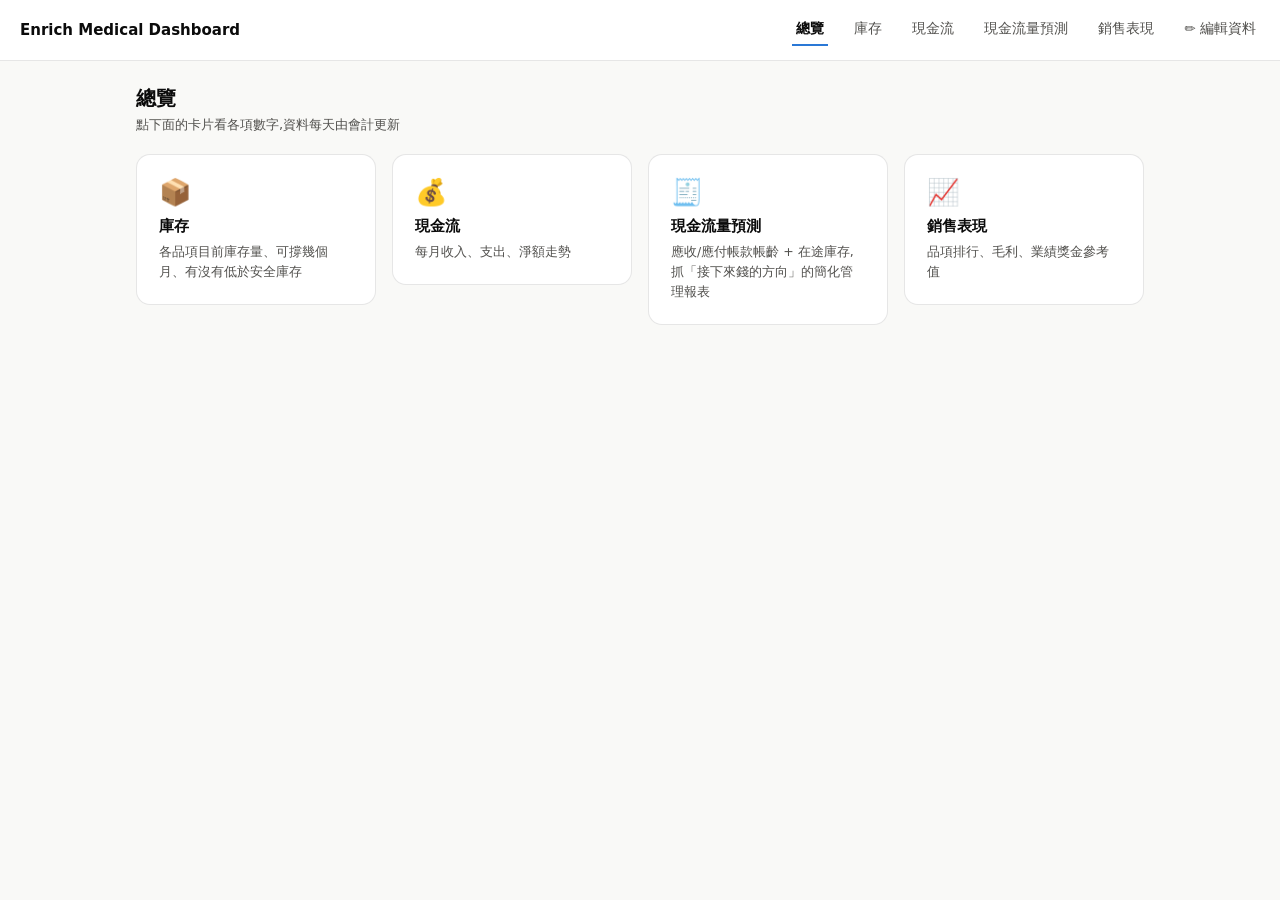
<file: index.html>
<!doctype html>
<html lang="zh-Hant">
<head>
<meta charset="UTF-8">
<meta name="viewport" content="width=device-width, initial-scale=1.0">
<title>Enrich Medical Dashboard</title>
<link rel="stylesheet" href="assets/style.css">
</head>
<body>
<nav class="topnav">
  <span class="brand">Enrich Medical Dashboard</span>
  <a href="index.html" class="active">總覽</a>
  <a href="inventory.html">庫存</a>
  <a href="cashflow.html">現金流</a>
  <a href="cashflow-forecast.html">現金流量預測</a>
  <a href="sales-performance.html">銷售表現</a>
  <a href="admin.html">✏️ 編輯資料</a>
</nav>
<div class="wrap">
  <h1>總覽</h1>
  <p class="subtitle">點下面的卡片看各項數字,資料每天由會計更新</p>

  <div class="module-grid">
    <a class="card-link" href="inventory.html">
      <div class="module-card">
        <div class="icon">📦</div>
        <h3>庫存</h3>
        <p>各品項目前庫存量、可撐幾個月、有沒有低於安全庫存</p>
      </div>
    </a>
    <a class="card-link" href="cashflow.html">
      <div class="module-card">
        <div class="icon">💰</div>
        <h3>現金流</h3>
        <p>每月收入、支出、淨額走勢</p>
      </div>
    </a>
    <a class="card-link" href="cashflow-forecast.html">
      <div class="module-card">
        <div class="icon">🧾</div>
        <h3>現金流量預測</h3>
        <p>應收/應付帳款帳齡 + 在途庫存,抓「接下來錢的方向」的簡化管理報表</p>
      </div>
    </a>
    <a class="card-link" href="sales-performance.html">
      <div class="module-card">
        <div class="icon">📈</div>
        <h3>銷售表現</h3>
        <p>品項排行、毛利、業績獎金參考值</p>
      </div>
    </a>
  </div>
</div>
</body>
</html>
</file>
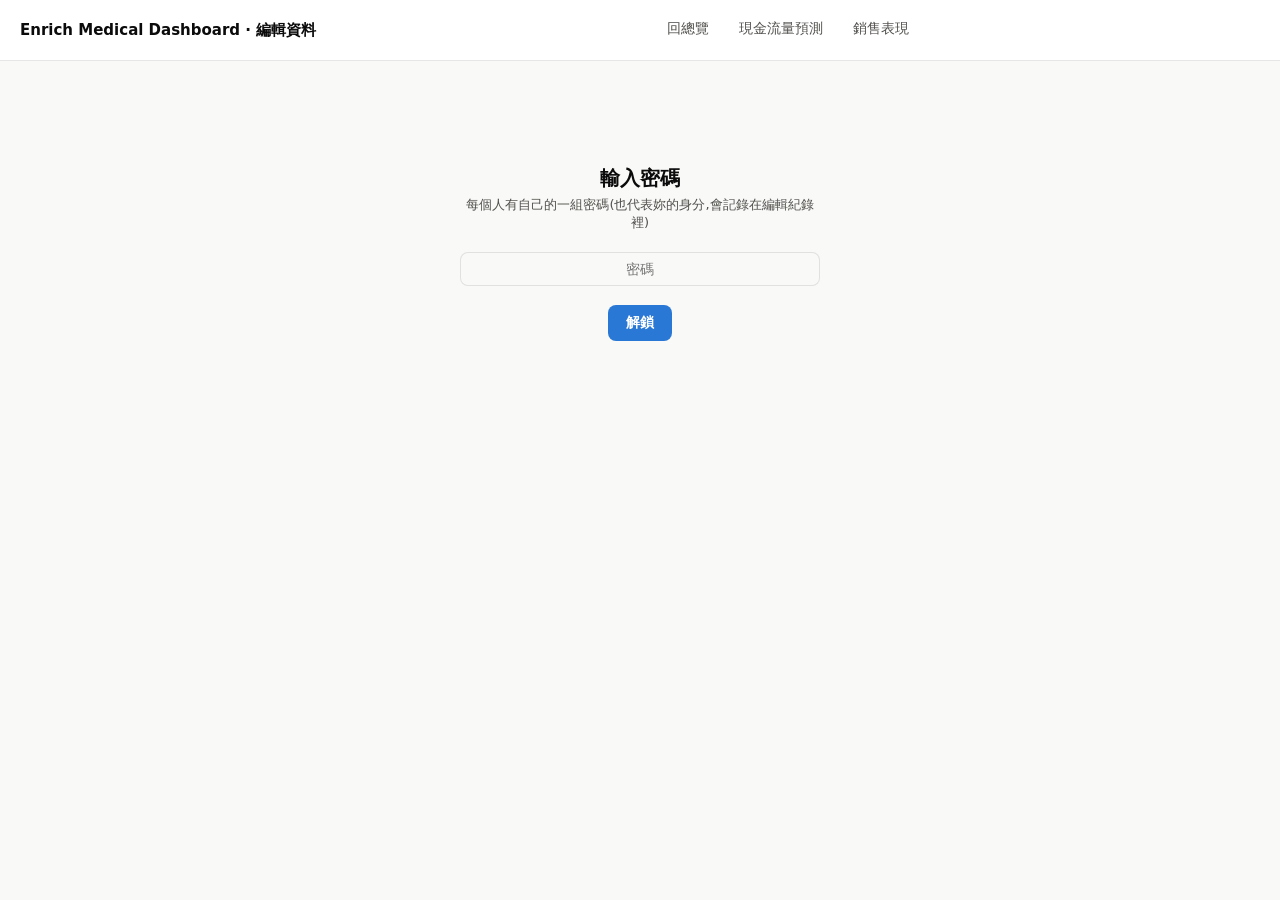
<file: admin.html>
<!doctype html>
<html lang="zh-Hant">
<head>
<meta charset="UTF-8">
<meta name="viewport" content="width=device-width, initial-scale=1.0">
<title>編輯資料 — Enrich Medical Dashboard</title>
<meta name="robots" content="noindex, nofollow">
<link rel="stylesheet" href="assets/style.css">
<style>
  .whoami { font-size: 12.5px; color: var(--text-secondary); }
  .whoami b { color: var(--text-primary); }
  .whoami a { color: var(--series-blue); margin-left: 8px; cursor: pointer; text-decoration: none; }
  .preview-box {
    background: var(--page); border: 1px solid var(--border); border-radius: 10px;
    padding: 14px 16px; margin-top: 10px; font-size: 13px; line-height: 1.8;
  }
  .preview-box .preview-title { font-weight: 600; margin-bottom: 6px; }
  .preview-actions { display: flex; gap: 10px; margin-top: 12px; }
  .btn-secondary {
    background: transparent; color: var(--text-secondary); border: 1px solid var(--border);
    border-radius: 8px; padding: 9px 16px; font-size: 13.5px; cursor: pointer; font-family: inherit;
  }
  .btn-secondary:hover { color: var(--text-primary); border-color: var(--text-secondary); }
  fieldset { border: none; padding: 0; margin: 0; }
  fieldset:disabled { opacity: 0.45; }
  .hint { font-size: 12px; color: var(--text-muted); margin: -6px 0 10px; }
  .cur-qty { font-size: 12px; color: var(--text-secondary); margin: -6px 0 10px; }
  .field[data-hidden="true"] { display: none; }
</style>
</head>
<body>
<nav class="topnav">
  <span class="brand">Enrich Medical Dashboard · 編輯資料</span>
  <a href="index.html">回總覽</a>
  <a href="cashflow-forecast.html">現金流量預測</a>
  <a href="sales-performance.html">銷售表現</a>
  <span id="whoamiBox" class="whoami" style="margin-left:auto"></span>
</nav>
<div class="wrap">

  <div id="gate" class="token-gate">
    <h1>輸入密碼</h1>
    <p class="subtitle">每個人有自己的一組密碼(也代表妳的身分,會記錄在編輯紀錄裡)</p>
    <div class="field"><input id="tokenInput" type="password" placeholder="密碼"></div>
    <br>
    <button class="btn-primary" id="unlockBtn">解鎖</button>
    <p class="form-msg err" id="gateMsg"></p>
  </div>

  <div id="forms" style="display:none">
    <h1>編輯資料</h1>
    <p class="subtitle">填完先按「檢查並送出」,看清楚變更內容再按確認——確認之後才會真的寫進去。庫存異動跟現金流都是「記一筆事件」,不是直接改總數,總數是系統自動加總算出來的。</p>

    <div class="card">
      <h2>📇 品項主檔設定</h2>
      <p class="desc">新增新品項,或修改現有品項的分類 / 安全庫存量。這裡不填數量——數量是從下面「庫存異動」自動加總出來的。</p>
      <form id="masterForm">
        <fieldset id="masterFieldset">
          <div class="field-row">
            <div class="field"><label>品項名稱</label><input name="name" list="itemNames" required></div>
            <div class="field"><label>分類</label><input name="category"></div>
            <div class="field"><label>安全庫存量</label><input name="safetyStock" type="number" min="0"></div>
          </div>
          <button class="btn-primary" type="submit">檢查並送出</button>
        </fieldset>
        <div class="preview-box" id="masterPreview" style="display:none"></div>
        <div class="form-msg" id="masterMsg"></div>
      </form>
    </div>

    <div class="card">
      <h2>📦 新增庫存異動</h2>
      <p class="desc">進貨、賣掉、倉庫搬到辦公室、盤點校正——不管哪一種都在這裡記一筆,系統會自動把目前庫存數量重算一次。</p>
      <form id="movForm">
        <fieldset id="movFieldset">
          <div class="field-row">
            <div class="field"><label>日期</label><input name="date" type="date" required></div>
            <div class="field">
              <label>事件類型</label>
              <select name="type" id="movType" required>
                <option value="進貨">進貨(貨進來了)</option>
                <option value="銷售">銷售(賣掉了)</option>
                <option value="移倉">移倉(從一個地點搬到另一個)</option>
                <option value="盤點調整">盤點調整(盤點後手動校正)</option>
                <option value="訂購中">訂購中(下單了,還沒到貨)</option>
              </select>
            </div>
            <div class="field"><label>品項名稱</label><select name="name" id="movName" required></select></div>
            <div class="field"><label id="movQtyLabel">數量</label><input name="qty" id="movQty" type="number" required></div>
          </div>
          <div class="cur-qty" id="movCurQty"></div>
          <div class="field-row">
            <div class="field" id="movFromField"><label>來源地點</label><input name="fromLocation" id="movFrom" placeholder="例如:倉庫A"></div>
            <div class="field" id="movToField"><label id="movToLabel">目的地點</label><input name="toLocation" id="movTo" placeholder="例如:辦公室"></div>
            <div class="field" id="movAmountField"><label>金額(選填)</label><input name="amount" id="movAmount" type="number" min="0" placeholder="這筆訂單的金額"></div>
            <div class="field" id="movExpectedArrivalField"><label>預計到貨日(選填)</label><input name="expectedArrival" id="movExpectedArrival" type="date"></div>
            <div class="field"><label>備註(選填)</label><input name="note"></div>
          </div>
          <p class="hint" id="movHint"></p>
          <button class="btn-primary" type="submit">檢查並送出</button>
        </fieldset>
        <div class="preview-box" id="movPreview" style="display:none"></div>
        <div class="form-msg" id="movMsg"></div>
      </form>
    </div>

    <div class="card">
      <h2>💰 新增現金流事件</h2>
      <p class="desc">一筆一筆的收入或支出,每月報表由系統自動照日期分月加總。</p>
      <form id="cfForm">
        <fieldset id="cfFieldset">
          <div class="field-row">
            <div class="field"><label>日期</label><input name="date" type="date" required></div>
            <div class="field">
              <label>類型</label>
              <select name="type" required>
                <option value="收入">收入</option>
                <option value="支出">支出</option>
              </select>
            </div>
            <div class="field"><label>金額</label><input name="amount" type="number" min="0" required></div>
            <div class="field"><label>說明(選填)</label><input name="note" placeholder="例如:7月貨款、房租"></div>
          </div>
          <button class="btn-primary" type="submit">檢查並送出</button>
        </fieldset>
        <div class="preview-box" id="cfPreview" style="display:none"></div>
        <div class="form-msg" id="cfMsg"></div>
      </form>
    </div>

    <div class="card">
      <h2>🧾 新增應收帳款事件</h2>
      <p class="desc">客戶欠妳的錢——期初(先抓一個起點總額)、開立(認列一筆新的應收款)、收款(收到錢了)。系統會自動用「先到期的先沖」估算帳齡分佈,是簡化估計,不是逐筆對帳。</p>
      <form id="arForm">
        <fieldset id="arFieldset">
          <div class="field-row">
            <div class="field"><label>日期</label><input name="date" type="date" required></div>
            <div class="field">
              <label>事件類型</label>
              <select name="type" required>
                <option value="期初">期初(建立起點餘額)</option>
                <option value="開立">開立(新的應收款)</option>
                <option value="收款">收款(收到錢了)</option>
              </select>
            </div>
            <div class="field"><label>客戶</label><input name="party" list="arPartyNames" required></div>
            <div class="field"><label>金額</label><input name="amount" type="number" min="0" required></div>
          </div>
          <div class="field-row">
            <div class="field"><label>到期日(選填)</label><input name="dueDate" type="date"></div>
            <div class="field"><label>備註(選填)</label><input name="note"></div>
          </div>
          <p class="hint">「期初」跟「開立」不確定到期日的話可以留空(帳齡分析會用當天日期當到期日算)。</p>
          <button class="btn-primary" type="submit">檢查並送出</button>
        </fieldset>
        <div class="preview-box" id="arPreview" style="display:none"></div>
        <div class="form-msg" id="arMsg"></div>
      </form>
    </div>

    <div class="card">
      <h2>🧾 新增應付帳款事件</h2>
      <p class="desc">欠廠商的錢——邏輯跟應收帳款完全對稱。期初(起點總額)、開立(新的應付款/請款單)、付款(付出去了)。</p>
      <form id="apForm">
        <fieldset id="apFieldset">
          <div class="field-row">
            <div class="field"><label>日期</label><input name="date" type="date" required></div>
            <div class="field">
              <label>事件類型</label>
              <select name="type" required>
                <option value="期初">期初(建立起點餘額)</option>
                <option value="開立">開立(新的應付款/請款單)</option>
                <option value="付款">付款(付出去了)</option>
              </select>
            </div>
            <div class="field"><label>廠商</label><input name="party" list="apPartyNames" required></div>
            <div class="field"><label>金額</label><input name="amount" type="number" min="0" required></div>
          </div>
          <div class="field-row">
            <div class="field"><label>到期日(選填)</label><input name="dueDate" type="date"></div>
            <div class="field"><label>備註(選填)</label><input name="note"></div>
          </div>
          <p class="hint">「期初」跟「開立」不確定到期日的話可以留空(帳齡分析會用當天日期當到期日算)。</p>
          <button class="btn-primary" type="submit">檢查並送出</button>
        </fieldset>
        <div class="preview-box" id="apPreview" style="display:none"></div>
        <div class="form-msg" id="apMsg"></div>
      </form>
    </div>

    <datalist id="itemNames"></datalist>
    <datalist id="arPartyNames"></datalist>
    <datalist id="apPartyNames"></datalist>

    <div class="card">
      <h2>📜 最近的編輯紀錄</h2>
      <p class="desc">誰、什麼時候、改了什麼——出狀況時回來這裡排查</p>
      <table id="historyTable">
        <thead><tr><th>時間</th><th>編輯人</th><th>分頁</th><th>項目</th><th>動作</th><th>內容</th></tr></thead>
        <tbody><tr><td colspan="6" class="state-msg">讀取中…</td></tr></tbody>
      </table>
    </div>
  </div>
</div>

<script src="assets/config.js"></script>
<script src="assets/api.js"></script>
<script>
const TOKEN_KEY = "boss_dashboard_admin_token";
const NAME_KEY = "boss_dashboard_admin_name";

let inventoryCache = [];

function getToken() { try { return localStorage.getItem(TOKEN_KEY) || ""; } catch (e) { return ""; } }
function getName() { try { return localStorage.getItem(NAME_KEY) || ""; } catch (e) { return ""; } }
function setIdentity(token, name) {
  try { localStorage.setItem(TOKEN_KEY, token); localStorage.setItem(NAME_KEY, name); } catch (e) {}
}
function clearIdentity() {
  try { localStorage.removeItem(TOKEN_KEY); localStorage.removeItem(NAME_KEY); } catch (e) {}
  location.reload();
}

async function verifyToken(token) {
  const base = window.APPS_SCRIPT_URL;
  const res = await fetch(base + "?type=whoami&token=" + encodeURIComponent(token));
  return res.json();
}

function showWhoami(name) {
  document.getElementById("whoamiBox").innerHTML = `目前身分:<b>${name}</b><a id="logoutLink">換人</a>`;
  document.getElementById("logoutLink").addEventListener("click", clearIdentity);
}

function showForms() {
  document.getElementById("gate").style.display = "none";
  document.getElementById("forms").style.display = "block";
  const today = new Date().toISOString().slice(0, 10);
  document.querySelector('#movForm input[name="date"]').value = today;
  document.querySelector('#cfForm input[name="date"]').value = today;
  document.querySelector('#arForm input[name="date"]').value = today;
  document.querySelector('#apForm input[name="date"]').value = today;
  refreshCaches();
  loadHistory();
}

async function unlock() {
  const t = document.getElementById("tokenInput").value.trim();
  const gateMsg = document.getElementById("gateMsg");
  if (!t) return;
  gateMsg.textContent = "確認中…";
  try {
    const res = await verifyToken(t);
    if (res.error) {
      gateMsg.textContent = "✗ " + res.error;
      return;
    }
    setIdentity(t, res.name);
    showWhoami(res.name);
    gateMsg.textContent = "";
    showForms();
  } catch (err) {
    gateMsg.textContent = err.message === "CONFIG_MISSING"
      ? "還沒設定 APPS_SCRIPT_URL,檢查 assets/config.js"
      : "✗ 連線失敗:" + err.message;
  }
}

document.getElementById("unlockBtn").addEventListener("click", unlock);
document.getElementById("tokenInput").addEventListener("keydown", (e) => { if (e.key === "Enter") unlock(); });

async function refreshCaches() {
  try {
    const invData = await fetchData("inventory");
    inventoryCache = invData.inventory || [];

    const list = document.getElementById("itemNames");
    list.innerHTML = "";
    inventoryCache.forEach(i => {
      const opt = document.createElement("option");
      opt.value = i.name;
      list.appendChild(opt);
    });

    const movSelect = document.getElementById("movName");
    const prevVal = movSelect.value;
    movSelect.innerHTML = inventoryCache.map(i => `<option value="${i.name}">${i.name}</option>`).join("");
    if (prevVal && inventoryCache.some(i => i.name === prevVal)) movSelect.value = prevVal;
    updateCurQtyHint();
  } catch (e) { /* 名單抓不到就算了,品項主檔表單一樣能手動打字新增 */ }

  try {
    const arData = await fetchData("receivables");
    fillPartyDatalist("arPartyNames", (arData.receivables || []).map(r => r.party));
  } catch (e) { /* 客戶名單抓不到就算了,表單一樣能手動打字新增 */ }

  try {
    const apData = await fetchData("payables");
    fillPartyDatalist("apPartyNames", (apData.payables || []).map(r => r.party));
  } catch (e) { /* 廠商名單抓不到就算了,表單一樣能手動打字新增 */ }
}

function fillPartyDatalist(listId, names) {
  const unique = Array.from(new Set(names.filter(Boolean)));
  const list = document.getElementById(listId);
  list.innerHTML = unique.map(n => `<option value="${n}">`).join("");
}

function updateCurQtyHint() {
  const name = document.getElementById("movName").value;
  const item = inventoryCache.find(i => i.name === name);
  const box = document.getElementById("movCurQty");
  if (!item) { box.textContent = ""; return; }
  box.textContent = `目前庫存總量:${item.qty}` + (item.location ? `(${item.location})` : "(還沒有地點分布資料)");
}

// 依「事件類型」切換來源/目的地點欄位的顯示、必填、跟數量欄位的說明文字
const MOV_TYPE_CONFIG = {
  "進貨":     { from: false, to: true,  toLabel: "目的地點", qtyLabel: "數量", qtyMin: 0, showAmount: false, hint: "進貨數量請填正數。" },
  "銷售":     { from: true,  to: false, toLabel: "目的地點", qtyLabel: "數量", qtyMin: 0, showAmount: false, hint: "銷售數量請填正數。來源地點可以留空(如果不確定是從哪個倉庫出貨)。" },
  "移倉":     { from: true,  to: true,  toLabel: "目的地點", qtyLabel: "數量", qtyMin: 0, showAmount: false, hint: "移倉數量請填正數,來源跟目的地點都要填,而且要不一樣。" },
  "盤點調整": { from: false, to: true,  toLabel: "地點",     qtyLabel: "校正數量(可正可負)", qtyMin: null, showAmount: false, hint: "盤點少了就填負數(盤虧),盤點多了就填正數(盤盈),記得在備註寫原因。" },
  "訂購中":   { from: false, to: false, toLabel: "目的地點", qtyLabel: "訂購數量(到貨沖銷時填負數)", qtyMin: null, showAmount: true, hint: "下單時填正數(還沒到貨,只計入在途庫存,不會加進現有庫存量)。等貨真的到了:①正常記一筆「進貨」讓庫存真的增加,②另外再回來這裡記一筆負數的「訂購中」把原本的在途量沖銷掉。金額、預計到貨日都是選填,填了的話「現金流量預測」頁面比較看得出大概什麼時候要付錢。" },
};

function applyMovTypeConfig() {
  const type = document.getElementById("movType").value;
  const cfg = MOV_TYPE_CONFIG[type];
  document.getElementById("movFromField").dataset.hidden = cfg.from ? "false" : "true";
  document.getElementById("movFrom").required = cfg.from;
  document.getElementById("movToField").dataset.hidden = cfg.to ? "false" : "true";
  document.getElementById("movTo").required = cfg.to;
  document.getElementById("movToLabel").textContent = cfg.toLabel;
  document.getElementById("movQtyLabel").textContent = cfg.qtyLabel;
  document.getElementById("movAmountField").dataset.hidden = cfg.showAmount ? "false" : "true";
  document.getElementById("movExpectedArrivalField").dataset.hidden = cfg.showAmount ? "false" : "true";
  const qtyInput = document.getElementById("movQty");
  if (cfg.qtyMin === null) qtyInput.removeAttribute("min"); else qtyInput.min = cfg.qtyMin;
  document.getElementById("movHint").textContent = cfg.hint;
}
document.getElementById("movType").addEventListener("change", applyMovTypeConfig);
document.getElementById("movName").addEventListener("change", updateCurQtyHint);

async function loadHistory() {
  const tbody = document.querySelector("#historyTable tbody");
  try {
    const base = window.APPS_SCRIPT_URL;
    const res = await fetch(base + "?type=history");
    const data = await res.json();
    const rows = data.history || [];
    if (!rows.length) {
      tbody.innerHTML = '<tr><td colspan="6" class="state-msg">還沒有編輯紀錄</td></tr>';
      return;
    }
    tbody.innerHTML = rows.map(r => `
      <tr><td>${r.time}</td><td>${r.editor}</td><td>${r.sheet}</td><td>${r.item}</td><td>${r.action}</td><td>${r.detail}</td></tr>
    `).join("");
  } catch (e) {
    tbody.innerHTML = '<tr><td colspan="6" class="state-msg error">紀錄讀取失敗</td></tr>';
  }
}

// ---------- 通用的「檢查 → 確認送出」流程 ----------
function setupForm(opts) {
  // opts: formId, fieldsetId, previewId, msgId, action, fields, buildPreview(data) → html
  const form = document.getElementById(opts.formId);
  const fieldset = document.getElementById(opts.fieldsetId);
  const preview = document.getElementById(opts.previewId);
  const msg = document.getElementById(opts.msgId);
  let pendingData = null;

  form.addEventListener("submit", (e) => {
    e.preventDefault();
    const fd = new FormData(form);
    const data = {};
    opts.fields.forEach(f => { data[f] = fd.get(f); });
    pendingData = data;

    preview.innerHTML = opts.buildPreview(data) + `
      <div class="preview-actions">
        <button type="button" class="btn-primary" id="${opts.formId}-confirm">✅ 確認送出</button>
        <button type="button" class="btn-secondary" id="${opts.formId}-back">↩️ 返回修改</button>
      </div>`;
    preview.style.display = "block";
    fieldset.disabled = true;
    msg.textContent = "";

    document.getElementById(opts.formId + "-back").addEventListener("click", () => {
      preview.style.display = "none";
      fieldset.disabled = false;
    });
    document.getElementById(opts.formId + "-confirm").addEventListener("click", async () => {
      msg.textContent = "送出中…";
      msg.className = "form-msg";
      try {
        await postData(opts.action, pendingData, getToken());
        msg.textContent = "✓ 已更新,老闆那邊重新整理就看得到";
        msg.className = "form-msg ok";
        form.reset();
        preview.style.display = "none";
        fieldset.disabled = false;
        if (opts.formId === "movForm" || opts.formId === "cfForm" || opts.formId === "arForm" || opts.formId === "apForm") {
          const today = new Date().toISOString().slice(0, 10);
          form.querySelector('input[name="date"]').value = today;
        }
        if (opts.formId === "movForm") applyMovTypeConfig();
        refreshCaches();
        loadHistory();
      } catch (err) {
        msg.textContent = "✗ " + err.message;
        msg.className = "form-msg err";
      }
    });
  });
}

setupForm({
  formId: "masterForm", fieldsetId: "masterFieldset", previewId: "masterPreview", msgId: "masterMsg",
  action: "upsertInventoryMaster", fields: ["name","category","safetyStock"],
  buildPreview(data) {
    const existing = inventoryCache.find(i => i.name === data.name);
    const title = existing ? `即將更新品項「${data.name}」的基本資料` : `即將新增品項「${data.name}」`;
    let rows = "";
    if (existing) {
      rows += `分類:${existing.category || "(空)"} → <b>${data.category || "(空)"}</b><br>`;
      rows += `安全庫存量:${existing.safetyStock} → <b>${data.safetyStock || 0}</b>`;
    } else {
      rows += `分類:<b>${data.category || "(空)"}</b>、安全庫存量:<b>${data.safetyStock || 0}</b>`;
    }
    return `<div class="preview-title">${title}</div>${rows}<div class="hint" style="margin-top:8px">這裡不改數量,數量要到「新增庫存異動」那邊記一筆進貨/調整。</div>`;
  }
});

setupForm({
  formId: "movForm", fieldsetId: "movFieldset", previewId: "movPreview", msgId: "movMsg",
  action: "addMovement", fields: ["date","type","name","qty","fromLocation","toLocation","note","amount","expectedArrival"],
  buildPreview(data) {
    const cfg = MOV_TYPE_CONFIG[data.type];
    let desc = "";
    if (data.type === "進貨") desc = `進貨 <b>${data.qty}</b>件,進到「${data.toLocation}」`;
    else if (data.type === "銷售") desc = `銷售 <b>${data.qty}</b>件` + (data.fromLocation ? `,出自「${data.fromLocation}」` : "(不指定地點)");
    else if (data.type === "移倉") desc = `移倉 <b>${data.qty}</b>件:「${data.fromLocation}」 → 「${data.toLocation}」`;
    else if (data.type === "盤點調整") desc = (Number(data.qty) >= 0 ? `盤盈 +` : `盤虧 `) + `<b>${data.qty}</b>件,地點「${data.toLocation}」`;
    else if (data.type === "訂購中") {
      desc = (Number(data.qty) >= 0 ? `下單訂購 <b>${data.qty}</b>件(還沒到貨)` : `到貨沖銷訂購中 <b>${data.qty}</b>件`)
        + (data.amount ? `,金額 ${Number(data.amount).toLocaleString()}` : "")
        + (data.expectedArrival ? `,預計到貨日 ${data.expectedArrival}` : "");
    }
    return `<div class="preview-title">即將記錄一筆「${data.type}」</div>
      日期:${data.date}<br>品項:${data.name}<br>${desc}${data.note ? `<br>備註:${data.note}` : ""}
      <div class="hint" style="margin-top:8px">這是新增一筆事件,不會蓋掉之前的紀錄,送出後系統會自動重新算出目前庫存${data.type === "訂購中" ? "/在途庫存" : ""}。</div>`;
  }
});

setupForm({
  formId: "cfForm", fieldsetId: "cfFieldset", previewId: "cfPreview", msgId: "cfMsg",
  action: "addCashflowEntry", fields: ["date","type","amount","note"],
  buildPreview(data) {
    return `<div class="preview-title">即將記錄一筆「${data.type}」</div>
      日期:${data.date}<br>金額:<b>${Number(data.amount).toLocaleString()}</b>${data.note ? `<br>說明:${data.note}` : ""}
      <div class="hint" style="margin-top:8px">這是新增一筆事件,月報表會自動照日期重新加總。</div>`;
  }
});

setupForm({
  formId: "arForm", fieldsetId: "arFieldset", previewId: "arPreview", msgId: "arMsg",
  action: "addReceivableEvent", fields: ["date","type","party","amount","dueDate","note"],
  buildPreview(data) {
    return `<div class="preview-title">即將記錄一筆應收帳款「${data.type}」</div>
      日期:${data.date}<br>客戶:${data.party}<br>金額:<b>${Number(data.amount).toLocaleString()}</b>${data.dueDate ? `<br>到期日:${data.dueDate}` : ""}${data.note ? `<br>備註:${data.note}` : ""}
      <div class="hint" style="margin-top:8px">這是新增一筆事件,帳齡分佈由系統用「先到期的先沖」自動估算,不是逐筆對發票沖帳。</div>`;
  }
});

setupForm({
  formId: "apForm", fieldsetId: "apFieldset", previewId: "apPreview", msgId: "apMsg",
  action: "addPayableEvent", fields: ["date","type","party","amount","dueDate","note"],
  buildPreview(data) {
    return `<div class="preview-title">即將記錄一筆應付帳款「${data.type}」</div>
      日期:${data.date}<br>廠商:${data.party}<br>金額:<b>${Number(data.amount).toLocaleString()}</b>${data.dueDate ? `<br>到期日:${data.dueDate}` : ""}${data.note ? `<br>備註:${data.note}` : ""}
      <div class="hint" style="margin-top:8px">這是新增一筆事件,帳齡分佈由系統用「先到期的先沖」自動估算,不是逐筆對帳單沖帳。</div>`;
  }
});

applyMovTypeConfig();

// 如果之前解鎖過,這台裝置會記住身分,直接進表單頁(但還是要跟伺服器確認密碼還有效)
(async function init() {
  const t = getToken();
  if (!t) return;
  try {
    const res = await verifyToken(t);
    if (res.name) {
      showWhoami(res.name);
      showForms();
    } else {
      clearIdentity();
    }
  } catch (e) { /* 網路問題,留在解鎖畫面讓使用者手動再試 */ }
})();
</script>
</body>
</html>
</file>
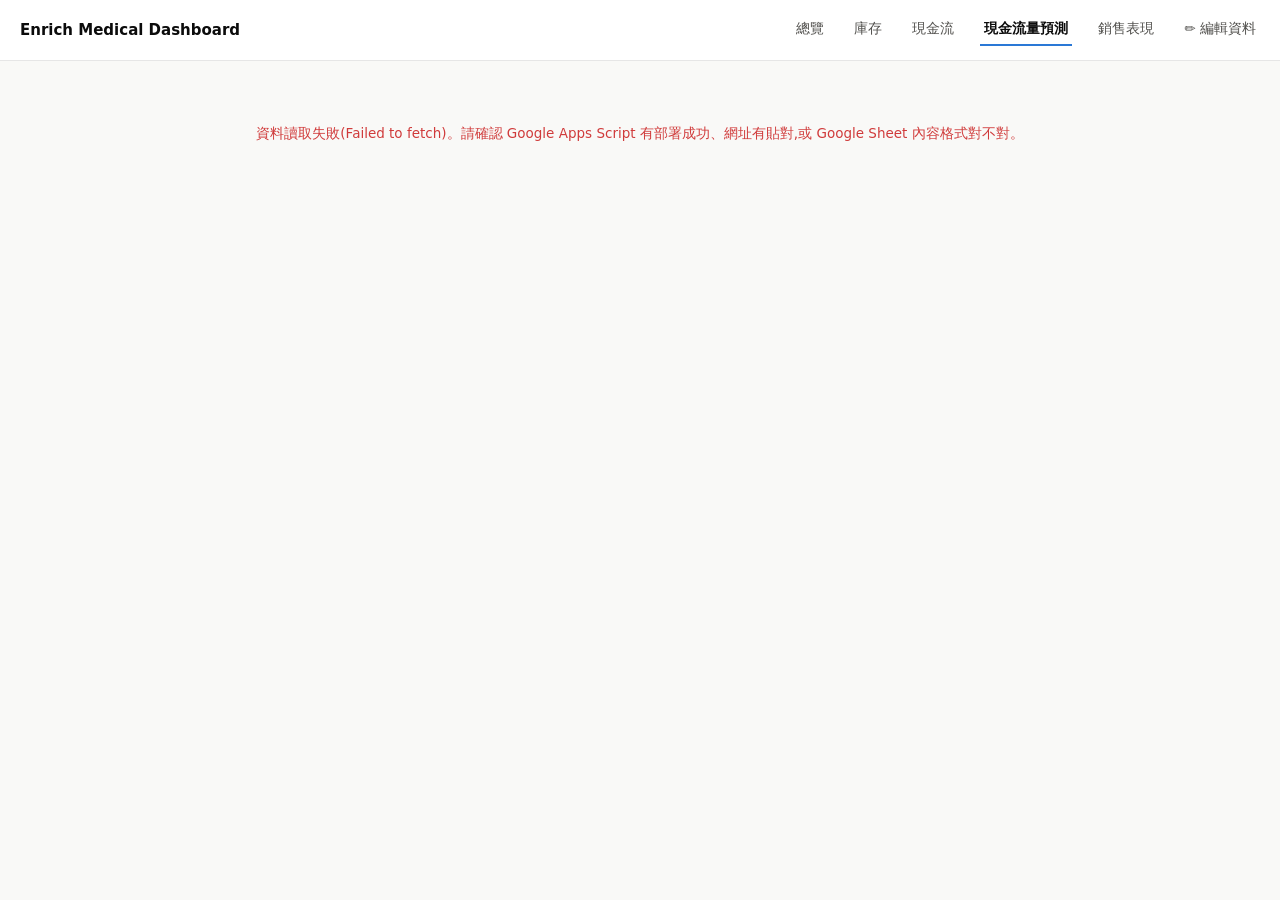
<file: cashflow-forecast.html>
<!doctype html>
<html lang="zh-Hant">
<head>
<meta charset="UTF-8">
<meta name="viewport" content="width=device-width, initial-scale=1.0">
<title>現金流量預測 — Enrich Medical Dashboard</title>
<link rel="stylesheet" href="assets/style.css">
<style>
  .banner {
    background: var(--warning-bg); border: 1px solid var(--warning);
    border-radius: 10px; padding: 14px 16px; font-size: 12.5px; line-height: 1.8;
    color: var(--text-primary); margin-bottom: 20px;
  }
  .banner b { color: var(--text-primary); }
  .stack-bar { display: flex; height: 26px; border-radius: 6px; overflow: hidden; margin: 10px 0 8px; background: var(--grid); }
  .stack-seg { height: 100%; }
  .seg-overdue { background: var(--critical); }
  .seg-within7 { background: var(--warning); }
  .seg-within30 { background: var(--series-blue); }
  .seg-beyond { background: var(--good); }
  .bucket-legend { display: flex; gap: 16px; flex-wrap: wrap; font-size: 12px; color: var(--text-secondary); margin-bottom: 14px; }
  .bucket-legend .legend-item { display: flex; align-items: center; gap: 6px; }
  .empty-note { font-size: 12.5px; color: var(--text-muted); padding: 10px 0; }
</style>
</head>
<body>
<nav class="topnav">
  <span class="brand">Enrich Medical Dashboard</span>
  <a href="index.html">總覽</a>
  <a href="inventory.html">庫存</a>
  <a href="cashflow.html">現金流</a>
  <a href="cashflow-forecast.html" class="active">現金流量預測</a>
  <a href="sales-performance.html">銷售表現</a>
  <a href="admin.html">✏️ 編輯資料</a>
</nav>
<div class="wrap">
  <h1>現金流量預測</h1>
  <p class="subtitle">現金水位 + 應收帳款 + 應付帳款 + 在途庫存,整合起來看「接下來錢的方向大概對不對」</p>

  <div class="banner">
    ⚠️ 這是給自己看方向用的簡化管理報表,<b>不是正式的資產負債表/現金流量表</b>。「現金水位」是用「現金流事件」目前累計淨額估的,
    不是對過帳的真正銀行餘額(沒有期初餘額,也不保證每個月都有完整記錄)。應收/應付的帳齡分佈是用「先到期的先沖」(FIFO)簡化估算出來的,
    不是逐筆對發票/請款單沖帳,抓的是「大概還有多少沒收、多少沒付、大概什麼時候」的方向感。
  </div>

  <div id="kpiRow" class="kpi-row"></div>

  <div class="card">
    <h2>🧾 應收帳款帳齡</h2>
    <p class="desc">客戶還沒付給妳的錢,依到期日分佈的估計</p>
    <div id="arBucketBox"></div>
    <table id="arPartyTable" style="margin-top:14px">
      <thead><tr><th>客戶</th><th class="num">估計未收金額</th></tr></thead>
      <tbody></tbody>
    </table>
  </div>

  <div class="card">
    <h2>🧾 應付帳款帳齡</h2>
    <p class="desc">妳還沒付給廠商的錢,依到期日分佈的估計</p>
    <div id="apBucketBox"></div>
    <table id="apPartyTable" style="margin-top:14px">
      <thead><tr><th>廠商</th><th class="num">估計未付金額</th></tr></thead>
      <tbody></tbody>
    </table>
  </div>

  <div class="card">
    <h2>🚚 在途庫存(已下單、還沒到貨)</h2>
    <p class="desc">還在路上的貨,不算進現有庫存量,但金額之後大概要付出去</p>
    <div id="inTransitBox"></div>
    <table id="inTransitTable" style="margin-top:14px">
      <thead><tr><th>品項</th><th class="num">在途數量</th><th class="num">在途金額</th></tr></thead>
      <tbody></tbody>
    </table>
  </div>
</div>

<script src="assets/config.js"></script>
<script src="assets/api.js"></script>
<script>
const fmtMoney = n => "$" + Math.round(n).toLocaleString();
const BUCKET_LABELS = { overdue: "已逾期", within7: "7天內到期", within30: "30天內到期", beyond: "30天以後" };
const BUCKET_CLASS = { overdue: "seg-overdue", within7: "seg-within7", within30: "seg-within30", beyond: "seg-beyond" };

function renderAging(prefix, aging) {
  const box = document.getElementById(prefix + "BucketBox");
  const tbody = document.querySelector("#" + prefix + "PartyTable tbody");
  if (!aging || aging.total <= 0) {
    box.innerHTML = '<div class="empty-note">目前沒有未沖銷的餘額(還沒記錄任何事件,或已經全部收/付清)</div>';
    tbody.innerHTML = '<tr><td colspan="2" class="state-msg">沒有資料</td></tr>';
    return;
  }
  const total = aging.total;
  const order = ["overdue", "within7", "within30", "beyond"];
  let bar = '<div class="stack-bar">';
  order.forEach(k => {
    const v = aging.buckets[k] || 0;
    if (v <= 0) return;
    const pct = (v / total * 100).toFixed(2);
    bar += `<div class="stack-seg ${BUCKET_CLASS[k]}" style="width:${pct}%" title="${BUCKET_LABELS[k]}:${fmtMoney(v)}"></div>`;
  });
  bar += '</div>';
  let legend = '<div class="bucket-legend">';
  order.forEach(k => {
    const v = aging.buckets[k] || 0;
    legend += `<span class="legend-item"><span class="legend-dot" style="background:var(${
      k === "overdue" ? "--critical" : k === "within7" ? "--warning" : k === "within30" ? "--series-blue" : "--good"
    })"></span>${BUCKET_LABELS[k]}:${fmtMoney(v)}</span>`;
  });
  legend += '</div>';
  box.innerHTML = `<div class="stat-note" style="margin-bottom:6px">估計未沖銷總額:<b style="color:var(--text-primary)">${fmtMoney(total)}</b></div>${bar}${legend}`;

  tbody.innerHTML = aging.byParty.length
    ? aging.byParty.map(p => `<tr><td>${p.party || "(未填名稱)"}</td><td class="num">${fmtMoney(p.amount)}</td></tr>`).join("")
    : '<tr><td colspan="2" class="state-msg">沒有資料</td></tr>';
}

function renderInTransit(inTransit) {
  const box = document.getElementById("inTransitBox");
  const tbody = document.querySelector("#inTransitTable tbody");
  if (!inTransit || !inTransit.byItem.length) {
    box.innerHTML = '<div class="empty-note">目前沒有在途庫存(還沒記錄「訂購中」事件,或已經全部到貨沖銷完畢)</div>';
    tbody.innerHTML = '<tr><td colspan="3" class="state-msg">沒有資料</td></tr>';
    return;
  }
  box.innerHTML = `<div class="stat-note">在途總數量:<b style="color:var(--text-primary)">${inTransit.totalQty.toLocaleString()}</b> 件、在途總金額:<b style="color:var(--text-primary)">${fmtMoney(inTransit.totalAmount)}</b></div>`;
  tbody.innerHTML = inTransit.byItem.map(i => `
    <tr><td>${i.name}</td><td class="num">${i.qty.toLocaleString()}</td><td class="num">${fmtMoney(i.amount)}</td></tr>
  `).join("");
}

(async function init() {
  const container = document.querySelector(".wrap");
  try {
    const res = await fetchData("cashflowForecast");
    const fc = res.cashflowForecast || {};
    const arTotal = fc.receivables ? fc.receivables.total : 0;
    const apTotal = fc.payables ? fc.payables.total : 0;
    const inTransitAmount = fc.inTransit ? fc.inTransit.totalAmount : 0;
    const roughNet = (fc.cashPosition || 0) + arTotal - apTotal;

    document.getElementById("kpiRow").innerHTML = `
      <div class="stat-tile">
        <div class="stat-label">現金水位</div>
        <div class="stat-value">${fmtMoney(fc.cashPosition || 0)}</div>
        <div class="stat-note">用現金流事件累計淨額估的,不是真正銀行餘額</div>
      </div>
      <div class="stat-tile">
        <div class="stat-label">應收帳款(未收)</div>
        <div class="stat-value">${fmtMoney(arTotal)}</div>
      </div>
      <div class="stat-tile">
        <div class="stat-label">應付帳款(未付)</div>
        <div class="stat-value">${fmtMoney(apTotal)}</div>
      </div>
      <div class="stat-tile">
        <div class="stat-label">在途庫存金額</div>
        <div class="stat-value">${fmtMoney(inTransitAmount)}</div>
        <div class="stat-note">已下單、還沒到貨,之後大概要付這筆錢</div>
      </div>
      <div class="stat-tile">
        <div class="stat-label">粗估淨部位</div>
        <div class="stat-value">${fmtMoney(roughNet)}</div>
        <div class="stat-note">現金 + 應收 − 應付,還沒扣在途庫存的錢,純粹抓方向</div>
      </div>
    `;

    renderAging("ar", fc.receivables);
    renderAging("ap", fc.payables);
    renderInTransit(fc.inTransit);
  } catch (err) {
    const msg = err.message === "CONFIG_MISSING" ? "config-missing" : "error";
    renderState(container, msg, err.message);
  }
})();
</script>
</body>
</html>
</file>
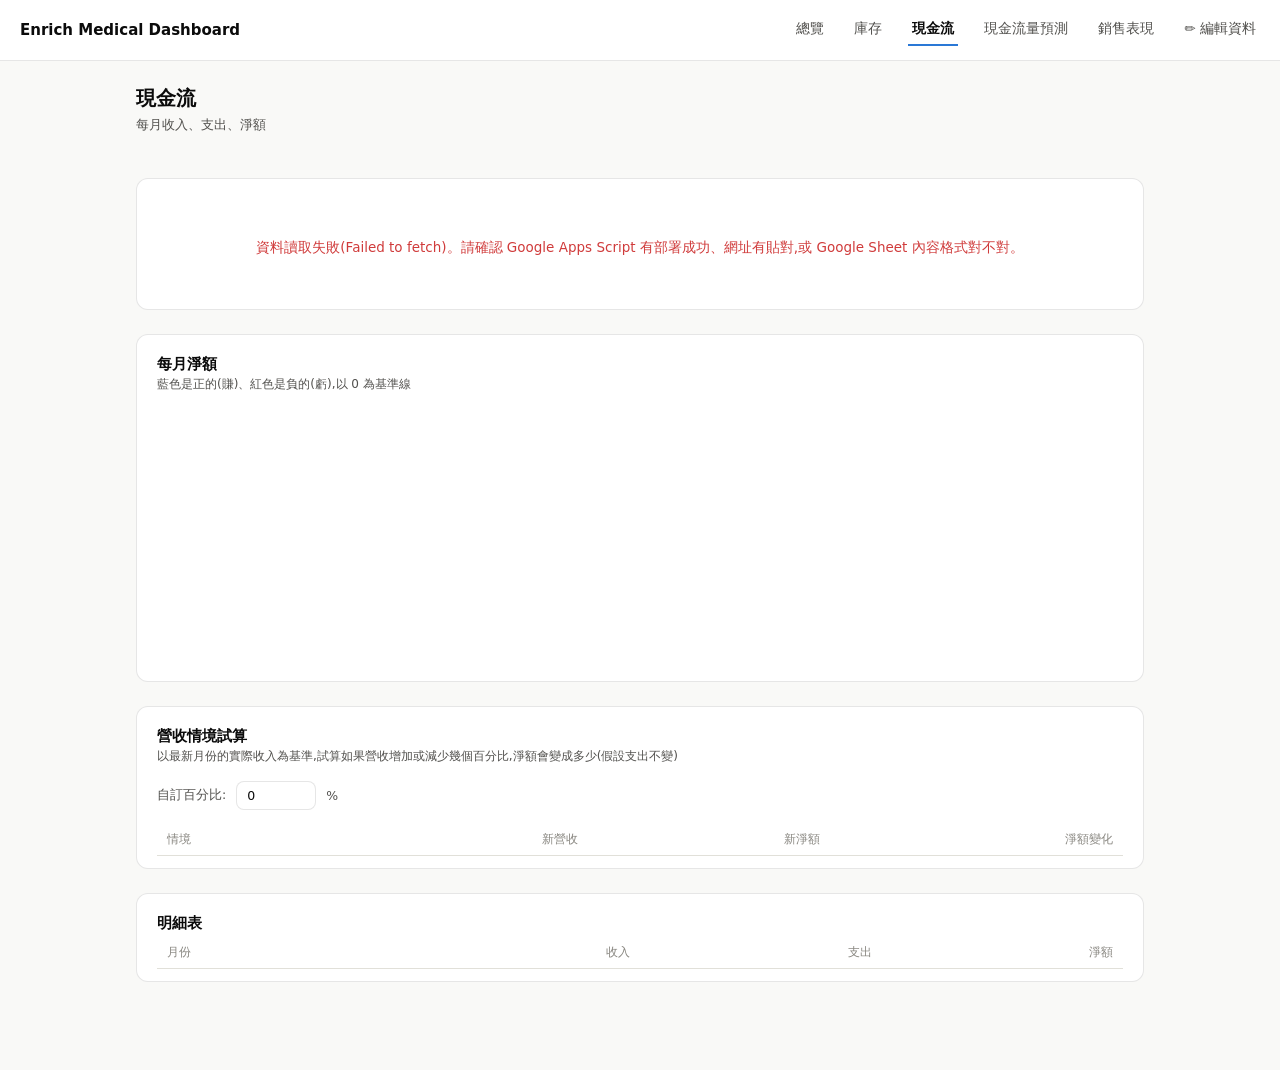
<file: cashflow.html>
<!doctype html>
<html lang="zh-Hant">
<head>
<meta charset="UTF-8">
<meta name="viewport" content="width=device-width, initial-scale=1.0">
<title>現金流 — Enrich Medical Dashboard</title>
<link rel="stylesheet" href="assets/style.css">
<style>
  svg.chart { width: 100%; height: 260px; display: block; }
  .grid-line { stroke: var(--grid); stroke-width: 1; }
  .baseline-line { stroke: var(--baseline); stroke-width: 1; }
  .axis-text { fill: var(--text-muted); font-size: 11px; }
  .bar-income { fill: var(--series-blue); }
  .bar-expense { fill: var(--series-orange); }
  .bar-net-pos { fill: var(--series-blue); }
  .bar-net-neg { fill: var(--critical); }
  .val-label { fill: var(--text-secondary); font-size: 10.5px; }
  .chart-tip-target { cursor: pointer; }
</style>
</head>
<body>
<nav class="topnav">
  <span class="brand">Enrich Medical Dashboard</span>
  <a href="index.html">總覽</a>
  <a href="inventory.html">庫存</a>
  <a href="cashflow.html" class="active">現金流</a>
  <a href="cashflow-forecast.html">現金流量預測</a>
  <a href="sales-performance.html">銷售表現</a>
  <a href="admin.html">✏️ 編輯資料</a>
</nav>
<div class="wrap">
  <h1>現金流</h1>
  <p class="subtitle">每月收入、支出、淨額</p>

  <div id="kpiRow" class="kpi-row"></div>

  <div class="card">
    <h2>每月收入 vs 支出</h2>
    <p class="desc">滑鼠移到長條上看細節</p>
    <div class="legend">
      <span class="legend-item"><span class="legend-dot" style="background:var(--series-blue)"></span>收入</span>
      <span class="legend-item"><span class="legend-dot" style="background:var(--series-orange)"></span>支出</span>
    </div>
    <svg class="chart" id="incomeExpenseChart" viewBox="0 0 960 260" preserveAspectRatio="xMidYMid meet"></svg>
  </div>

  <div class="card">
    <h2>每月淨額</h2>
    <p class="desc">藍色是正的(賺)、紅色是負的(虧),以 0 為基準線</p>
    <svg class="chart" id="netChart" viewBox="0 0 960 260" preserveAspectRatio="xMidYMid meet"></svg>
  </div>

  <div class="card">
    <h2>營收情境試算</h2>
    <p class="desc" id="scenarioBase">以最新月份的實際收入為基準,試算如果營收增加或減少幾個百分比,淨額會變成多少(假設支出不變)</p>
    <div class="controls" style="display:flex;gap:10px;align-items:center;margin-bottom:14px;flex-wrap:wrap;">
      <label style="font-size:12.5px;color:var(--text-secondary)">自訂百分比:</label>
      <input type="number" id="scenarioCustomPct" value="0" step="1" style="width:80px;font-size:12.5px;padding:6px 10px;border-radius:8px;border:1px solid var(--border);background:var(--card);color:var(--text-primary);font-family:inherit;">
      <span style="font-size:12.5px;color:var(--text-secondary)">%</span>
    </div>
    <table id="scenarioTable">
      <thead><tr><th>情境</th><th class="num">新營收</th><th class="num">新淨額</th><th class="num">淨額變化</th></tr></thead>
      <tbody></tbody>
    </table>
  </div>

  <div class="card">
    <h2>明細表</h2>
    <table id="detailTable">
      <thead><tr><th>月份</th><th class="num">收入</th><th class="num">支出</th><th class="num">淨額</th></tr></thead>
      <tbody></tbody>
    </table>
  </div>
</div>
<div class="tooltip" id="tooltip"></div>

<script src="assets/config.js"></script>
<script src="assets/api.js"></script>
<script>
const fmtMoney = n => "$" + Math.round(n).toLocaleString();
const tooltip = document.getElementById("tooltip");

function showTip(e, html) {
  tooltip.style.opacity = "1";
  tooltip.style.left = (e.clientX + 14) + "px";
  tooltip.style.top = (e.clientY - 14) + "px";
  tooltip.innerHTML = html;
}
function hideTip() { tooltip.style.opacity = "0"; }

function drawIncomeExpense(data) {
  const svg = document.getElementById("incomeExpenseChart");
  const W = 960, H = 260, padL = 60, padR = 20, padT = 16, padB = 30;
  const plotW = W - padL - padR, plotH = H - padT - padB;
  const maxVal = Math.max(1, ...data.map(d => Math.max(d.income, d.expense)));
  const niceMax = Math.ceil(maxVal / 4) * 4 * 1.1;
  const yFor = v => padT + plotH - (v / niceMax) * plotH;

  const groupW = plotW / data.length;
  const barW = Math.min(24, groupW * 0.28);
  const gap = 3;

  let s = "";
  const ticks = 4;
  for (let i = 0; i <= ticks; i++) {
    const v = (niceMax / ticks) * i;
    const y = yFor(v);
    s += `<line class="grid-line" x1="${padL}" y1="${y}" x2="${W-padR}" y2="${y}"/>`;
    s += `<text class="axis-text" x="${padL-10}" y="${y+4}" text-anchor="end">${(v/1000).toFixed(0)}k</text>`;
  }

  data.forEach((d, i) => {
    const cx = padL + groupW * (i + 0.5);
    const incX = cx - barW - gap/2;
    const expX = cx + gap/2;
    const incY = yFor(d.income), expY = yFor(d.expense);
    s += `<rect class="bar-income chart-tip-target" data-i="${i}" data-s="income" x="${incX}" y="${incY}" width="${barW}" height="${padT+plotH-incY}" rx="4"/>`;
    s += `<rect class="bar-expense chart-tip-target" data-i="${i}" data-s="expense" x="${expX}" y="${expY}" width="${barW}" height="${padT+plotH-expY}" rx="4"/>`;
    s += `<text class="axis-text" x="${cx}" y="${H-8}" text-anchor="middle">${d.month}</text>`;
  });

  svg.innerHTML = s;
  svg.querySelectorAll(".chart-tip-target").forEach(el => {
    el.addEventListener("mousemove", (e) => {
      const i = +el.dataset.i, s = el.dataset.s, d = data[i];
      const label = s === "income" ? "收入" : "支出";
      showTip(e, `<b>${d.month}</b><br>${label}:${fmtMoney(s === "income" ? d.income : d.expense)}`);
    });
    el.addEventListener("mouseleave", hideTip);
  });
}

function drawNet(data) {
  const svg = document.getElementById("netChart");
  const W = 960, H = 260, padL = 60, padR = 20, padT = 16, padB = 30;
  const plotW = W - padL - padR, plotH = H - padT - padB;
  const maxAbs = Math.max(1, ...data.map(d => Math.abs(d.net)));
  const niceMax = Math.ceil(maxAbs / 4) * 4 * 1.15;
  const zeroY = padT + plotH / 2;
  const yFor = v => zeroY - (v / niceMax) * (plotH / 2);

  const groupW = plotW / data.length;
  const barW = Math.min(28, groupW * 0.4);

  let s = "";
  s += `<line class="baseline-line" x1="${padL}" y1="${zeroY}" x2="${W-padR}" y2="${zeroY}"/>`;
  s += `<text class="axis-text" x="${padL-10}" y="${zeroY+4}" text-anchor="end">0</text>`;

  data.forEach((d, i) => {
    const cx = padL + groupW * (i + 0.5);
    const x = cx - barW/2;
    const y = d.net >= 0 ? yFor(d.net) : zeroY;
    const h = Math.abs(yFor(d.net) - zeroY);
    const cls = d.net >= 0 ? "bar-net-pos" : "bar-net-neg";
    s += `<rect class="${cls} chart-tip-target" data-i="${i}" x="${x}" y="${y}" width="${barW}" height="${h}" rx="4"/>`;
    s += `<text class="axis-text" x="${cx}" y="${H-8}" text-anchor="middle">${d.month}</text>`;
  });

  svg.innerHTML = s;
  svg.querySelectorAll(".chart-tip-target").forEach(el => {
    el.addEventListener("mousemove", (e) => {
      const d = data[+el.dataset.i];
      showTip(e, `<b>${d.month}</b><br>淨額:${fmtMoney(d.net)}`);
    });
    el.addEventListener("mouseleave", hideTip);
  });
}

function renderScenario(latest) {
  document.getElementById("scenarioBase").textContent =
    `以最新月份(${latest.month})的實際收入 ${fmtMoney(latest.income)} 為基準,試算如果營收增加或減少幾個百分比,淨額會變成多少(假設支出維持 ${fmtMoney(latest.expense)} 不變)`;

  const presets = [-20, -10, -5, 0, 5, 10, 20];
  const customInput = document.getElementById("scenarioCustomPct");

  function computeRow(pct) {
    const newIncome = latest.income * (1 + pct / 100);
    const newNet = newIncome - latest.expense;
    const netChange = newNet - latest.net;
    return { pct, newIncome, newNet, netChange };
  }

  function render() {
    const customPct = Number(customInput.value) || 0;
    const rows = presets.map(computeRow);
    const customRow = computeRow(customPct);

    const rowHtml = (r, label, highlight) => `
      <tr${highlight ? ' style="background:var(--row-highlight,rgba(90,140,255,0.08))"' : ''}>
        <td>${label}</td>
        <td class="num">${fmtMoney(r.newIncome)}</td>
        <td class="num">${fmtMoney(r.newNet)}</td>
        <td class="num">${r.netChange >= 0 ? '+' : ''}${fmtMoney(r.netChange)}</td>
      </tr>`;

    let html = rows.map(r => rowHtml(r, r.pct === 0 ? "目前(0%)" : (r.pct > 0 ? `+${r.pct}%` : `${r.pct}%`), r.pct === 0)).join("");
    html += rowHtml(customRow, `自訂 ${customPct >= 0 ? '+' : ''}${customPct}%`, true);
    document.querySelector("#scenarioTable tbody").innerHTML = html;
  }

  customInput.addEventListener("input", render);
  render();
}

(async function init() {
  const container = document.getElementById("incomeExpenseChart").closest(".card");
  try {
    const res = await fetchData("cashflow");
    const data = (res.cashflow || []).slice().sort((a,b) => a.month.localeCompare(b.month));
    if (!data.length) {
      document.querySelector(".wrap").insertAdjacentHTML("beforeend", '<div class="state-msg">還沒有現金流資料</div>');
      return;
    }

    const totalIncome = data.reduce((s,d)=>s+d.income,0);
    const totalExpense = data.reduce((s,d)=>s+d.expense,0);
    const totalNet = totalIncome - totalExpense;
    const latest = data[data.length-1];
    document.getElementById("kpiRow").innerHTML = `
      <div class="stat-tile"><div class="stat-label">最新月份淨額(${latest.month})</div><div class="stat-value">${fmtMoney(latest.net)}</div></div>
      <div class="stat-tile"><div class="stat-label">累計收入</div><div class="stat-value">${fmtMoney(totalIncome)}</div></div>
      <div class="stat-tile"><div class="stat-label">累計支出</div><div class="stat-value">${fmtMoney(totalExpense)}</div></div>
      <div class="stat-tile"><div class="stat-label">累計淨額</div><div class="stat-value">${fmtMoney(totalNet)}</div></div>
    `;

    drawIncomeExpense(data);
    drawNet(data);
    renderScenario(latest);

    document.querySelector("#detailTable tbody").innerHTML = data.map(d => `
      <tr><td>${d.month}</td><td class="num">${fmtMoney(d.income)}</td><td class="num">${fmtMoney(d.expense)}</td><td class="num">${fmtMoney(d.net)}</td></tr>
    `).join("");
  } catch (err) {
    const msg = err.message === "CONFIG_MISSING" ? "config-missing" : "error";
    renderState(container, msg, err.message);
  }
})();
</script>
</body>
</html>
</file>
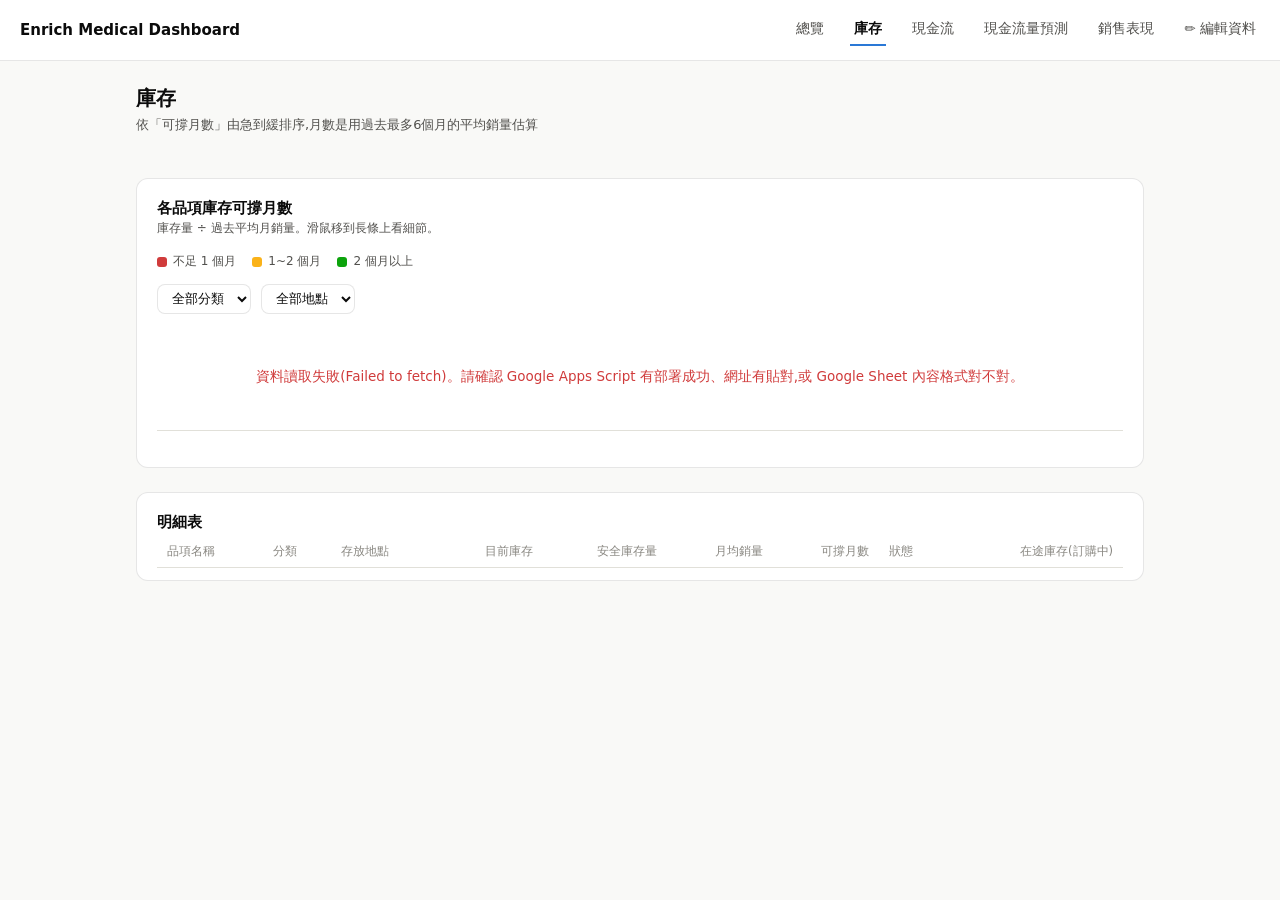
<file: inventory.html>
<!doctype html>
<html lang="zh-Hant">
<head>
<meta charset="UTF-8">
<meta name="viewport" content="width=device-width, initial-scale=1.0">
<title>庫存 — Enrich Medical Dashboard</title>
<link rel="stylesheet" href="assets/style.css">
<style>
  .barchart { display: flex; flex-direction: column; gap: 2px; }
  .bar-row { display: grid; grid-template-columns: 140px 1fr 84px; align-items: center; gap: 10px; padding: 5px 0; }
  .bar-name { font-size: 12.5px; text-align: right; white-space: nowrap; overflow: hidden; text-overflow: ellipsis; }
  .bar-track { position: relative; height: 24px; }
  .bar-fill { position: absolute; left: 0; top: 0; height: 24px; border-radius: 4px; cursor: pointer; }
  .bar-val { font-size: 12px; color: var(--text-secondary); }
  .bar-empty { font-size: 11.5px; color: var(--text-muted); font-style: italic; }
  .chart-axis-row { display: grid; grid-template-columns: 140px 1fr 84px; gap: 10px; padding-top: 8px; border-top: 1px solid var(--grid); margin-top: 4px; }
  .axis-labels { position: relative; height: 16px; font-size: 11px; color: var(--text-muted); }
  .axis-labels span { position: absolute; transform: translateX(-50%); }
  .axis-labels span:first-child { transform: translateX(0); }
  .filters { display: flex; gap: 10px; margin-bottom: 14px; flex-wrap: wrap; }
  .filters select { font-size: 12.5px; padding: 6px 10px; border-radius: 8px; border: 1px solid var(--border); background: var(--card); color: var(--text-primary); }
</style>
</head>
<body>
<nav class="topnav">
  <span class="brand">Enrich Medical Dashboard</span>
  <a href="index.html">總覽</a>
  <a href="inventory.html" class="active">庫存</a>
  <a href="cashflow.html">現金流</a>
  <a href="cashflow-forecast.html">現金流量預測</a>
  <a href="sales-performance.html">銷售表現</a>
  <a href="admin.html">✏️ 編輯資料</a>
</nav>
<div class="wrap">
  <h1>庫存</h1>
  <p class="subtitle">依「可撐月數」由急到緩排序,月數是用過去最多6個月的平均銷量估算</p>

  <div id="kpiRow" class="kpi-row"></div>

  <div class="card">
    <h2>各品項庫存可撐月數</h2>
    <p class="desc">庫存量 ÷ 過去平均月銷量。滑鼠移到長條上看細節。</p>
    <div class="legend">
      <span class="legend-item"><span class="legend-dot" style="background:var(--critical)"></span>不足 1 個月</span>
      <span class="legend-item"><span class="legend-dot" style="background:var(--warning)"></span>1~2 個月</span>
      <span class="legend-item"><span class="legend-dot" style="background:var(--good)"></span>2 個月以上</span>
    </div>
    <div class="filters">
      <select id="filterCategory"><option value="">全部分類</option></select>
      <select id="filterLocation"><option value="">全部地點</option></select>
    </div>
    <div id="barchart" class="barchart"><div class="state-msg">資料讀取中…</div></div>
    <div class="chart-axis-row"><div></div><div class="axis-labels" id="axisLabels"></div><div></div></div>
  </div>

  <div class="card">
    <h2>明細表</h2>
    <table id="detailTable">
      <thead>
        <tr>
          <th>品項名稱</th><th>分類</th><th>存放地點</th>
          <th class="num">目前庫存</th><th class="num">安全庫存量</th>
          <th class="num">月均銷量</th><th class="num">可撐月數</th><th>狀態</th>
          <th class="num">在途庫存(訂購中)</th>
        </tr>
      </thead>
      <tbody></tbody>
    </table>
  </div>
</div>
<div class="tooltip" id="tooltip"></div>

<script src="assets/config.js"></script>
<script src="assets/api.js"></script>
<script>
function statusOf(monthsLeft) {
  if (monthsLeft === null || monthsLeft === undefined) return null;
  if (monthsLeft < 1) return "critical";
  if (monthsLeft < 2) return "warning";
  return "good";
}
const statusColorVar = { good: "var(--good)", warning: "var(--warning)", critical: "var(--critical)" };
const statusLabel = { good: "足夠", warning: "注意", critical: "不足" };

let allItems = [];

function applyFilters() {
  const cat = document.getElementById("filterCategory").value;
  const loc = document.getElementById("filterLocation").value;
  return allItems.filter(i => (!cat || i.category === cat) && (!loc || i.location === loc));
}

function render() {
  const items = applyFilters();
  const withData = items.filter(i => i.monthsLeft !== null && i.monthsLeft !== undefined);
  const withoutData = items.filter(i => i.monthsLeft === null || i.monthsLeft === undefined);
  withData.sort((a, b) => a.monthsLeft - b.monthsLeft);

  // KPI
  const totalQty = items.reduce((s, i) => s + i.qty, 0);
  const totalAvgSales = withData.reduce((s, i) => s + (i.avgMonthlySales || 0), 0);
  const overallMonths = totalAvgSales ? (totalQty / totalAvgSales).toFixed(1) : "—";
  document.getElementById("kpiRow").innerHTML = `
    <div class="stat-tile"><div class="stat-label">目前總庫存</div><div class="stat-value">${totalQty.toLocaleString()}<span class="unit">件</span></div></div>
    <div class="stat-tile"><div class="stat-label">平均月銷量(全品項)</div><div class="stat-value">${totalAvgSales.toLocaleString(undefined,{maximumFractionDigits:0})}<span class="unit">件/月</span></div></div>
    <div class="stat-tile"><div class="stat-label">整體庫存可撐</div><div class="stat-value">${overallMonths}<span class="unit">個月</span></div></div>
  `;

  // bar chart
  const barchartEl = document.getElementById("barchart");
  const tooltip = document.getElementById("tooltip");
  barchartEl.innerHTML = "";
  const maxMonths = Math.max(1, ...withData.map(d => d.monthsLeft));
  const axisMax = Math.ceil(maxMonths / 2) * 2 || 2;

  withData.forEach(d => {
    const status = statusOf(d.monthsLeft);
    const row = document.createElement("div");
    row.className = "bar-row";
    row.innerHTML = `<div class="bar-name">${d.name}</div><div class="bar-track"></div><div class="bar-val">${d.monthsLeft.toFixed(1)} 個月</div>`;
    const track = row.querySelector(".bar-track");
    const fill = document.createElement("div");
    fill.className = "bar-fill";
    fill.style.width = (d.monthsLeft / axisMax * 100) + "%";
    fill.style.background = statusColorVar[status];
    fill.addEventListener("mousemove", (e) => {
      tooltip.style.opacity = "1";
      tooltip.style.left = (e.clientX + 14) + "px";
      tooltip.style.top = (e.clientY - 14) + "px";
      tooltip.innerHTML = `<b>${d.name}</b><br>庫存:${d.qty.toLocaleString()}<br>月均銷量:${d.avgMonthlySales.toFixed(0)}<br>可撐:${d.monthsLeft.toFixed(1)} 個月`;
    });
    fill.addEventListener("mouseleave", () => { tooltip.style.opacity = "0"; });
    track.appendChild(fill);
    barchartEl.appendChild(row);
  });

  withoutData.forEach(d => {
    const row = document.createElement("div");
    row.className = "bar-row";
    row.innerHTML = `<div class="bar-name">${d.name}</div><div class="bar-empty">尚無銷售資料,無法估算</div><div></div>`;
    barchartEl.appendChild(row);
  });

  if (!items.length) barchartEl.innerHTML = '<div class="state-msg">篩選條件下沒有資料</div>';

  const axisLabels = document.getElementById("axisLabels");
  axisLabels.innerHTML = "";
  for (let i = 0; i <= 4; i++) {
    const v = (axisMax / 4) * i;
    const span = document.createElement("span");
    span.style.left = (v / axisMax * 100) + "%";
    span.textContent = v.toFixed(0);
    axisLabels.appendChild(span);
  }

  // table
  const tbody = document.querySelector("#detailTable tbody");
  tbody.innerHTML = items.map(d => {
    const status = statusOf(d.monthsLeft);
    const chip = status
      ? `<span class="status-chip ${status}"><span class="status-dot ${status}"></span>${statusLabel[status]}</span>`
      : `<span class="status-chip warning">尚無銷售資料</span>`;
    const inTransit = d.inTransitQty
      ? `${d.inTransitQty.toLocaleString()}件` + (d.inTransitAmount ? `($${Math.round(d.inTransitAmount).toLocaleString()})` : "")
      : "—";
    return `<tr>
      <td>${d.name}</td><td>${d.category || ""}</td><td>${d.location || ""}</td>
      <td class="num">${d.qty.toLocaleString()}</td><td class="num">${d.safetyStock.toLocaleString()}</td>
      <td class="num">${d.avgMonthlySales !== null && d.avgMonthlySales !== undefined ? d.avgMonthlySales.toFixed(0) : "—"}</td>
      <td class="num">${d.monthsLeft !== null && d.monthsLeft !== undefined ? d.monthsLeft.toFixed(1) : "—"}</td>
      <td>${chip}</td>
      <td class="num">${inTransit}</td>
    </tr>`;
  }).join("");
}

function populateFilters() {
  const cats = [...new Set(allItems.map(i => i.category).filter(Boolean))];
  const locs = [...new Set(allItems.map(i => i.location).filter(Boolean))];
  const catSel = document.getElementById("filterCategory");
  const locSel = document.getElementById("filterLocation");
  cats.forEach(c => catSel.insertAdjacentHTML("beforeend", `<option value="${c}">${c}</option>`));
  locs.forEach(l => locSel.insertAdjacentHTML("beforeend", `<option value="${l}">${l}</option>`));
  catSel.addEventListener("change", render);
  locSel.addEventListener("change", render);
}

(async function init() {
  const barchartEl = document.getElementById("barchart");
  try {
    const data = await fetchData("inventory");
    allItems = data.inventory || [];
    populateFilters();
    render();
  } catch (err) {
    if (err.message === "CONFIG_MISSING") {
      renderState(barchartEl, "config-missing");
    } else {
      renderState(barchartEl, "error", err.message);
    }
  }
})();
</script>
</body>
</html>
</file>
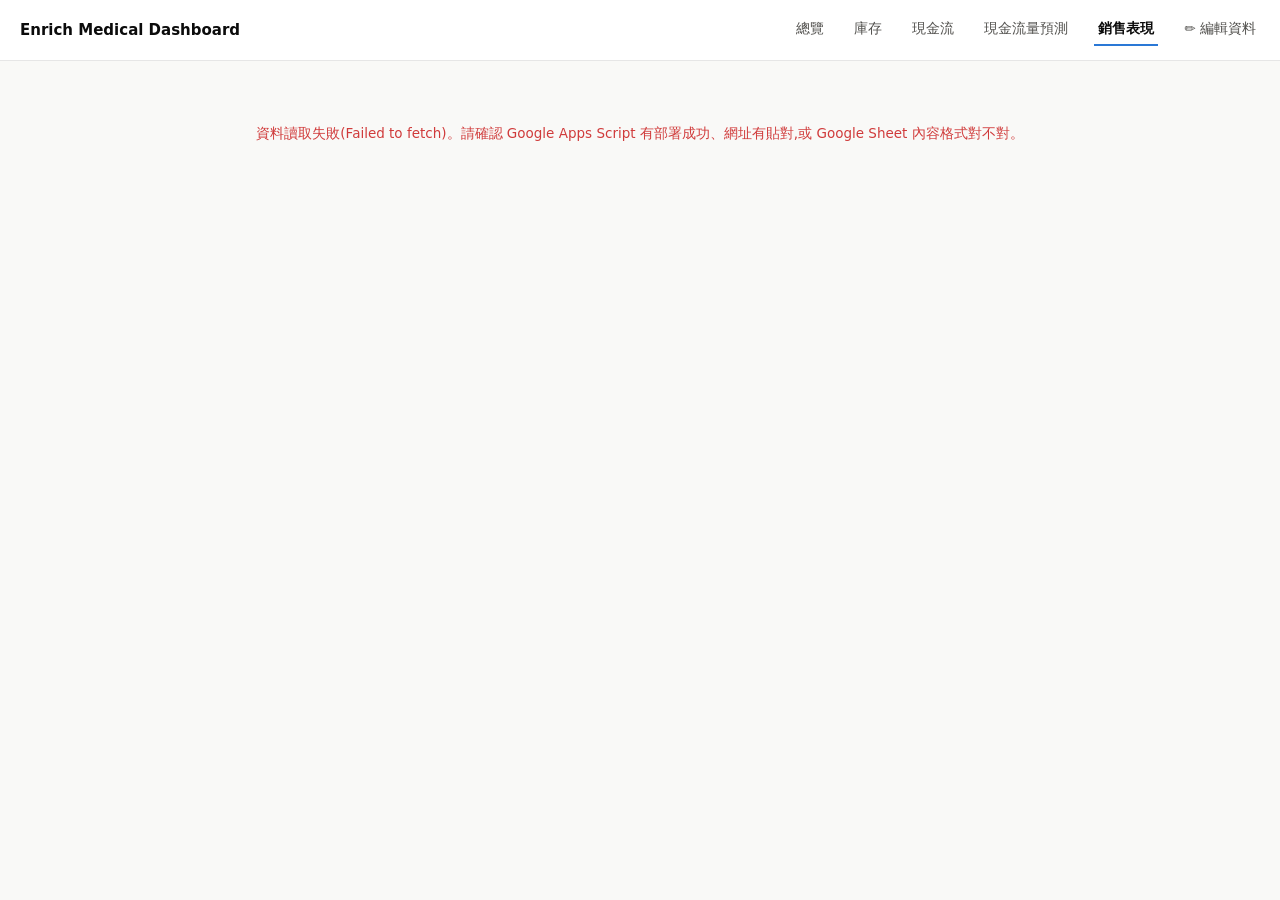
<file: sales-performance.html>
<!doctype html>
<html lang="zh-Hant">
<head>
<meta charset="UTF-8">
<meta name="viewport" content="width=device-width, initial-scale=1.0">
<title>銷售表現 — Enrich Medical Dashboard</title>
<link rel="stylesheet" href="assets/style.css">
<style>
  svg.chart { width: 100%; height: 260px; display: block; }
  svg.chart.tall { height: 300px; }
  .grid-line { stroke: var(--grid); stroke-width: 1; }
  .axis-text { fill: var(--text-muted); font-size: 11px; }
  .bar-rev { fill: var(--series-blue); }
  .trend-line { fill: none; stroke: var(--series-blue); stroke-width: 2; }
  .trend-dot { fill: var(--series-blue); }
  .chart-tip-target { cursor: pointer; }
  .controls { display: flex; gap: 10px; margin-bottom: 14px; flex-wrap: wrap; align-items: center; }
  .controls select {
    font-size: 12.5px; padding: 6px 10px; border-radius: 8px;
    border: 1px solid var(--border); background: var(--card); color: var(--text-primary); font-family: inherit;
  }
  .toggle-group { display: inline-flex; border: 1px solid var(--border); border-radius: 8px; overflow: hidden; }
  .toggle-btn {
    background: var(--card); color: var(--text-secondary); border: none; padding: 6px 14px;
    font-size: 12.5px; cursor: pointer; font-family: inherit;
  }
  .toggle-btn.active { background: var(--series-blue); color: #fff; }
  .share-bar-track { position: relative; height: 6px; background: var(--grid); border-radius: 4px; width: 80px; display: inline-block; vertical-align: middle; margin-right: 8px; }
  .share-bar-fill { position: absolute; left: 0; top: 0; height: 6px; border-radius: 4px; background: var(--series-blue); }
</style>
</head>
<body>
<nav class="topnav">
  <span class="brand">Enrich Medical Dashboard</span>
  <a href="index.html">總覽</a>
  <a href="inventory.html">庫存</a>
  <a href="cashflow.html">現金流</a>
  <a href="cashflow-forecast.html">現金流量預測</a>
  <a href="sales-performance.html" class="active">銷售表現</a>
  <a href="admin.html">✏️ 編輯資料</a>
</nav>
<div class="wrap">
  <h1>銷售表現</h1>
  <p class="subtitle">歷史銷貨資料的分析,跟「庫存」頁的目前庫存量是分開的兩件事 —— 這裡沒有對應的歷史進貨資料,只拿來看賣得好不好,不代表目前實際庫存。</p>

  <div id="kpiRow" class="kpi-row"></div>

  <div class="card">
    <h2>年度營收趨勢</h2>
    <p class="desc">每年含稅營收總額(不含 0 元的內部領用/樣品)</p>
    <svg class="chart" id="yearlyChart" viewBox="0 0 960 260" preserveAspectRatio="xMidYMid meet"></svg>
  </div>

  <div class="card">
    <h2>品項排行榜</h2>
    <p class="desc">依累計含稅營收排序,「近12個月」是資料裡最後 12 個月的區間,不是目前月份往前推</p>
    <table id="rankingTable">
      <thead>
        <tr>
          <th>品項</th><th class="num">累計數量</th><th class="num">累計金額</th>
          <th>營收佔比</th><th class="num">近12個月數量</th><th class="num">近12個月金額</th>
          <th class="num">加權平均成本</th><th class="num">近12個月估計毛利率</th>
        </tr>
      </thead>
      <tbody><tr><td colspan="8" class="state-msg">讀取中…</td></tr></tbody>
    </table>
  </div>

  <div class="card">
    <h2>業績獎金參考值</h2>
    <p class="desc" id="bonusDesc">參考業界經銷/批發產業的抽成慣例,抓出一個「大概可以給多少業績獎金」的參考區間</p>
    <div id="bonusRefRow" class="kpi-row"></div>
    <p class="note" id="bonusCaveat" style="font-size:12px;color:var(--text-muted);margin-top:10px;line-height:1.6;"></p>
  </div>

  <div class="card">
    <h2>特定品項在特定區間賺了多少</h2>
    <p class="desc">選一個品項、選一段起訖月份,看這段區間總共賣了多少、賺了多少營收;有進貨成本資料的品項還會多算一欄估計毛利</p>
    <div class="controls">
      <select id="rangeItemSelect"></select>
      <span style="font-size:12.5px;color:var(--text-secondary)">從</span>
      <select id="rangeFromSelect"></select>
      <span style="font-size:12.5px;color:var(--text-secondary)">到</span>
      <select id="rangeToSelect"></select>
    </div>
    <div id="rangeResultRow" class="kpi-row" style="margin-top:14px;"></div>
  </div>

  <div class="card">
    <h2>單一品項逐月趨勢</h2>
    <p class="desc">選一個品項看它從有紀錄以來每個月的表現</p>
    <div class="controls">
      <select id="itemSelect"></select>
      <div class="toggle-group">
        <button class="toggle-btn active" data-metric="revenue">金額</button>
        <button class="toggle-btn" data-metric="qty">數量</button>
      </div>
    </div>
    <svg class="chart tall" id="itemTrendChart" viewBox="0 0 960 300" preserveAspectRatio="xMidYMid meet"></svg>
  </div>
</div>
<div class="tooltip" id="tooltip"></div>

<script src="assets/config.js"></script>
<script src="assets/api.js"></script>
<script>
const fmtMoney = n => "$" + Math.round(n).toLocaleString();
const fmtNum = n => Math.round(n).toLocaleString();
const tooltip = document.getElementById("tooltip");

function showTip(e, html) {
  tooltip.style.opacity = "1";
  tooltip.style.left = (e.clientX + 14) + "px";
  tooltip.style.top = (e.clientY - 14) + "px";
  tooltip.innerHTML = html;
}
function hideTip() { tooltip.style.opacity = "0"; }

let perf = null;
let currentMetric = "revenue";

function drawYearly(overallYearly) {
  const svg = document.getElementById("yearlyChart");
  const W = 960, H = 260, padL = 70, padR = 20, padT = 16, padB = 30;
  const plotW = W - padL - padR, plotH = H - padT - padB;
  const maxVal = Math.max(1, ...overallYearly.map(d => d.revenue));
  const niceMax = Math.ceil(maxVal / 4 / 100000) * 4 * 100000 || maxVal * 1.1;
  const yFor = v => padT + plotH - (v / niceMax) * plotH;

  const groupW = plotW / overallYearly.length;
  const barW = Math.min(56, groupW * 0.5);

  let s = "";
  const ticks = 4;
  for (let i = 0; i <= ticks; i++) {
    const v = (niceMax / ticks) * i;
    const y = yFor(v);
    s += `<line class="grid-line" x1="${padL}" y1="${y}" x2="${W-padR}" y2="${y}"/>`;
    s += `<text class="axis-text" x="${padL-10}" y="${y+4}" text-anchor="end">${(v/10000).toFixed(0)}萬</text>`;
  }

  overallYearly.forEach((d, i) => {
    const cx = padL + groupW * (i + 0.5);
    const x = cx - barW/2;
    const y = yFor(d.revenue);
    s += `<rect class="bar-rev chart-tip-target" data-i="${i}" x="${x}" y="${y}" width="${barW}" height="${padT+plotH-y}" rx="5"/>`;
    s += `<text class="axis-text" x="${cx}" y="${H-8}" text-anchor="middle">${d.year}</text>`;
  });

  svg.innerHTML = s;
  svg.querySelectorAll(".chart-tip-target").forEach(el => {
    el.addEventListener("mousemove", (e) => {
      const d = overallYearly[+el.dataset.i];
      showTip(e, `<b>${d.year}</b><br>營收:${fmtMoney(d.revenue)}<br>數量:${fmtNum(d.qty)} 件`);
    });
    el.addEventListener("mouseleave", hideTip);
  });
}

function renderRanking(ranking) {
  const tbody = document.querySelector("#rankingTable tbody");
  if (!ranking.length) {
    tbody.innerHTML = '<tr><td colspan="8" class="state-msg">還沒有資料</td></tr>';
    return;
  }
  tbody.innerHTML = ranking.map(r => `
    <tr>
      <td>${r.name}</td>
      <td class="num">${fmtNum(r.totalQty)}</td>
      <td class="num">${fmtMoney(r.totalRevenue)}</td>
      <td><span class="share-bar-track"><span class="share-bar-fill" style="width:${(r.share*100).toFixed(0)}%"></span></span>${(r.share*100).toFixed(1)}%</td>
      <td class="num">${fmtNum(r.last12Qty)}</td>
      <td class="num">${fmtMoney(r.last12Revenue)}</td>
      <td class="num">${r.avgCost !== null ? fmtMoney(r.avgCost) : '<span class="state-msg" style="font-size:11px">尚無成本資料</span>'}</td>
      <td class="num">${r.last12MarginPct !== null ? (r.last12MarginPct*100).toFixed(1) + '%' : '—'}</td>
    </tr>
  `).join("");
}

function populateItemSelect(ranking) {
  const sel = document.getElementById("itemSelect");
  sel.innerHTML = ranking.map(r => `<option value="${r.name}">${r.name}</option>`).join("");
}

// ---- 業績獎金參考值 ----
// 研究來源(2026-09 查證,詳見對話紀錄跟專案文件):
//  - 一般產品/經銷類的「營收抽成」業界常見區間約 5%~15%(CaptivateIQ、SmallBizTrends 等產業benchmark整理)
//  - 「毛利抽成」(比較嚴謹、能反映真實獲利)業界常見區間約 20%~40%(RepHunter 針對經銷/廠商代表的指引)
//    ——尤其適合像妳們這種「國外進貨、成本會浮動」的產業,因為毛利抽成不會讓成本上升的月份還發出過多獎金
//  - 2026-09-18 更新:老闆提供了「進退貨明細表」的實際進貨成本,已經可以算出加權平均成本、
//    改用毛利當基準了。哪個品項還沒有成本資料(avgCost 是 null),就先繼續用營收 5~15% 頂著,
//    等之後補齊成本資料再自動變成毛利算法——不用改網頁,補資料就會自動生效。
function renderBonusReference(ranking) {
  const withCost = ranking.filter(r => r.avgCost !== null);
  const withoutCost = ranking.filter(r => r.avgCost === null);

  const last12Total = ranking.reduce((s, r) => s + r.last12Revenue, 0);
  const profitTotal = withCost.reduce((s, r) => s + r.last12Profit, 0);
  const costBasisRevenue = withCost.reduce((s, r) => s + r.last12Revenue, 0);
  const noCostRevenue = withoutCost.reduce((s, r) => s + r.last12Revenue, 0);
  const blendedMarginPct = costBasisRevenue ? profitTotal / costBasisRevenue : null;

  const low = profitTotal * 0.20 + noCostRevenue * 0.05;
  const high = profitTotal * 0.40 + noCostRevenue * 0.15;

  document.getElementById("bonusRefRow").innerHTML = `
    <div class="stat-tile"><div class="stat-label">近12個月全品項營收</div><div class="stat-value">${fmtMoney(last12Total)}</div></div>
    <div class="stat-tile"><div class="stat-label">已知成本品項的估計毛利</div><div class="stat-value">${fmtMoney(profitTotal)}</div></div>
    <div class="stat-tile"><div class="stat-label">估計毛利率</div><div class="stat-value">${blendedMarginPct !== null ? (blendedMarginPct*100).toFixed(1)+'%' : '—'}</div></div>
    <div class="stat-tile"><div class="stat-label">保守參考</div><div class="stat-value">${fmtMoney(low)}</div></div>
    <div class="stat-tile"><div class="stat-label">積極參考</div><div class="stat-value">${fmtMoney(high)}</div></div>
  `;

  const missingNames = withoutCost.map(r => r.name).join("、");
  document.getElementById("bonusCaveat").innerHTML =
    `✅ 這組區間<b>已經改用毛利當基準</b>了:有進貨成本資料的品項,用「近12個月估計毛利 × 20%~40%」(業界毛利抽成常見區間);` +
    (withoutCost.length
      ? `目前<b>${missingNames}</b>還沒有進貨成本資料,這幾項先繼續用「近12個月營收 × 5%~15%」頂著(業界一般營收抽成常見區間),之後補齊成本資料會自動改算毛利、不用重新做這個功能。`
      : `所有品項都已經有成本資料了,這組區間全部是用毛利算的。`) +
    ` 毛利是用「加權平均成本」估的(同一品項不同批進貨單價不同,取總金額除以總數量),跟真正每一筆訂單的實際毛利會有些微差距,實際要不要用、用多少,還是要妳自己跟老闆判斷——不是精算過的最終建議。`;
}

// ---- 特定品項在特定區間賺了多少 ----
function populateRangeSelectors(perf) {
  const itemSel = document.getElementById("rangeItemSelect");
  const fromSel = document.getElementById("rangeFromSelect");
  const toSel = document.getElementById("rangeToSelect");
  itemSel.innerHTML = perf.ranking.map(r => `<option value="${r.name}">${r.name}</option>`).join("");

  const firstItem = perf.ranking[0].name;
  const months = (perf.monthlyByItem[firstItem] || []).map(d => d.month);
  const monthOptions = months.map(m => `<option value="${m}">${m}</option>`).join("");
  fromSel.innerHTML = monthOptions;
  toSel.innerHTML = monthOptions;
  fromSel.value = months[0];
  toSel.value = months[months.length - 1];

  function computeAndRender() {
    const name = itemSel.value;
    const from = fromSel.value;
    const to = toSel.value;
    const series = perf.monthlyByItem[name] || [];
    const inRange = series.filter(d => d.month >= from && d.month <= to);
    const qty = inRange.reduce((s, d) => s + d.qty, 0);
    const revenue = inRange.reduce((s, d) => s + d.revenue, 0);
    const monthCount = inRange.length;
    const cost = (perf.costByItem && perf.costByItem[name]) ? perf.costByItem[name].avgCost : null;
    const profitTile = cost !== null
      ? `<div class="stat-tile"><div class="stat-label">估計毛利(用加權平均成本 ${fmtMoney(cost)})</div><div class="stat-value">${fmtMoney(revenue - cost*qty)}</div></div>`
      : `<div class="stat-tile"><div class="stat-label">估計毛利</div><div class="stat-value" style="font-size:14px">尚無成本資料</div></div>`;
    document.getElementById("rangeResultRow").innerHTML = monthCount === 0 || from > to
      ? '<div class="state-msg">請選一段有效的區間(起始月份不能晚於結束月份)</div>'
      : `
        <div class="stat-tile"><div class="stat-label">${name}｜${from} ~ ${to}</div><div class="stat-value">${fmtMoney(revenue)}</div></div>
        <div class="stat-tile"><div class="stat-label">這段區間銷售數量</div><div class="stat-value">${fmtNum(qty)}<span class="unit">件</span></div></div>
        <div class="stat-tile"><div class="stat-label">區間內月數</div><div class="stat-value">${monthCount}<span class="unit">個月</span></div></div>
        ${profitTile}
      `;
  }

  itemSel.addEventListener("change", computeAndRender);
  fromSel.addEventListener("change", computeAndRender);
  toSel.addEventListener("change", computeAndRender);
  computeAndRender();
}

function drawItemTrend(name, metric) {
  const svg = document.getElementById("itemTrendChart");
  const series = (perf.monthlyByItem[name] || []);
  const W = 960, H = 300, padL = 70, padR = 20, padT = 16, padB = 34;
  const plotW = W - padL - padR, plotH = H - padT - padB;

  if (!series.length) { svg.innerHTML = ""; return; }

  const vals = series.map(d => metric === "revenue" ? d.revenue : d.qty);
  const maxVal = Math.max(1, ...vals);
  const niceMax = maxVal * 1.15;
  const xFor = i => padL + (series.length <= 1 ? plotW/2 : (plotW * i) / (series.length - 1));
  const yFor = v => padT + plotH - (v / niceMax) * plotH;

  let s = "";
  const ticks = 4;
  for (let i = 0; i <= ticks; i++) {
    const v = (niceMax / ticks) * i;
    const y = yFor(v);
    s += `<line class="grid-line" x1="${padL}" y1="${y}" x2="${W-padR}" y2="${y}"/>`;
    const label = metric === "revenue" ? (v/10000).toFixed(0) + "萬" : Math.round(v).toLocaleString();
    s += `<text class="axis-text" x="${padL-10}" y="${y+4}" text-anchor="end">${label}</text>`;
  }

  // x-axis labels: only show January of each year to avoid clutter
  series.forEach((d, i) => {
    if (d.month.endsWith("-01") || i === 0 || i === series.length - 1) {
      const x = xFor(i);
      s += `<text class="axis-text" x="${x}" y="${H-10}" text-anchor="middle">${d.month}</text>`;
    }
  });

  const points = series.map((d, i) => `${xFor(i)},${yFor(metric === "revenue" ? d.revenue : d.qty)}`).join(" ");
  s += `<polyline class="trend-line" points="${points}"/>`;

  series.forEach((d, i) => {
    const v = metric === "revenue" ? d.revenue : d.qty;
    s += `<circle class="trend-dot chart-tip-target" data-i="${i}" cx="${xFor(i)}" cy="${yFor(v)}" r="3"/>`;
  });

  svg.innerHTML = s;
  svg.querySelectorAll(".chart-tip-target").forEach(el => {
    el.addEventListener("mousemove", (e) => {
      const d = series[+el.dataset.i];
      showTip(e, `<b>${d.month}</b><br>金額:${fmtMoney(d.revenue)}<br>數量:${fmtNum(d.qty)} 件`);
    });
    el.addEventListener("mouseleave", hideTip);
  });
}

document.querySelectorAll(".toggle-btn").forEach(btn => {
  btn.addEventListener("click", () => {
    document.querySelectorAll(".toggle-btn").forEach(b => b.classList.remove("active"));
    btn.classList.add("active");
    currentMetric = btn.dataset.metric;
    drawItemTrend(document.getElementById("itemSelect").value, currentMetric);
  });
});
document.getElementById("itemSelect").addEventListener("change", (e) => {
  drawItemTrend(e.target.value, currentMetric);
});

(async function init() {
  const container = document.querySelector(".wrap");
  try {
    const res = await fetchData("salesPerformance");
    perf = res.salesPerformance;
    if (!perf.ranking.length) {
      container.insertAdjacentHTML("beforeend", '<div class="state-msg">還沒有歷史銷貨資料</div>');
      return;
    }

    const grandRevenue = perf.overallYearly.reduce((s,y)=>s+y.revenue,0);
    const grandQty = perf.overallYearly.reduce((s,y)=>s+y.qty,0);
    const last12Revenue = perf.ranking.reduce((s,r)=>s+r.last12Revenue,0);
    const top = perf.ranking[0];
    document.getElementById("kpiRow").innerHTML = `
      <div class="stat-tile"><div class="stat-label">累計營收(全期間)</div><div class="stat-value">${fmtMoney(grandRevenue)}</div></div>
      <div class="stat-tile"><div class="stat-label">累計銷售數量</div><div class="stat-value">${fmtNum(grandQty)}<span class="unit">件</span></div></div>
      <div class="stat-tile"><div class="stat-label">近12個月營收(全品項)</div><div class="stat-value">${fmtMoney(last12Revenue)}</div></div>
      <div class="stat-tile"><div class="stat-label">累計營收最高品項</div><div class="stat-value" style="font-size:20px">${top.name}</div><div class="stat-note">${fmtMoney(top.totalRevenue)}</div></div>
    `;

    drawYearly(perf.overallYearly);
    renderRanking(perf.ranking);
    populateItemSelect(perf.ranking);
    drawItemTrend(perf.ranking[0].name, currentMetric);
    renderBonusReference(perf.ranking);
    populateRangeSelectors(perf);
  } catch (err) {
    const msg = err.message === "CONFIG_MISSING" ? "config-missing" : "error";
    renderState(container, msg, err.message);
  }
})();
</script>
</body>
</html>
</file>
<file: assets/style.css>
:root{
  color-scheme: light;
  --surface-1:      #fcfcfb;
  --page:           #f9f9f7;
  --card:           #ffffff;
  --text-primary:   #0b0b0b;
  --text-secondary: #52514e;
  --text-muted:     #898781;
  --grid:           #e1e0d9;
  --baseline:       #c3c2b7;
  --border:         rgba(11,11,11,0.10);
  --series-blue:    #2a78d6;
  --series-orange:  #eb6834;
  --good:           #0ca30c;
  --warning:        #fab219;
  --serious:        #ec835a;
  --critical:       #d03b3b;
  --good-bg:        #e8f8e8;
  --warning-bg:     #fef6e2;
  --critical-bg:    #fceceb;
  --nav-bg:         #ffffff;
}
@media (prefers-color-scheme: dark) {
  :root:where(:not([data-theme="light"])) {
    color-scheme: dark;
    --surface-1:      #1a1a19;
    --page:           #0d0d0d;
    --card:           #202020;
    --text-primary:   #ffffff;
    --text-secondary: #c3c2b7;
    --text-muted:     #898781;
    --grid:           #2c2c2a;
    --baseline:       #383835;
    --border:         rgba(255,255,255,0.10);
    --series-blue:    #3987e5;
    --series-orange:  #d95926;
    --good:           #0ca30c;
    --warning:        #fab219;
    --serious:        #ec835a;
    --critical:       #e66767;
    --good-bg:        #143314;
    --warning-bg:     #3a2e0d;
    --critical-bg:    #3a1d1c;
    --nav-bg:         #161615;
  }
}
:root[data-theme="dark"] {
  color-scheme: dark;
  --surface-1:      #1a1a19;
  --page:           #0d0d0d;
  --card:           #202020;
  --text-primary:   #ffffff;
  --text-secondary: #c3c2b7;
  --text-muted:     #898781;
  --grid:           #2c2c2a;
  --baseline:       #383835;
  --border:         rgba(255,255,255,0.10);
  --series-blue:    #3987e5;
  --series-orange:  #d95926;
  --good:           #0ca30c;
  --warning:        #fab219;
  --serious:        #ec835a;
  --critical:       #e66767;
  --good-bg:        #143314;
  --warning-bg:     #3a2e0d;
  --critical-bg:    #3a1d1c;
  --nav-bg:         #161615;
}
* { box-sizing: border-box; }
body {
  margin: 0;
  background: var(--page);
  color: var(--text-primary);
  font-family: system-ui, -apple-system, "Segoe UI", "PingFang TC", "Microsoft JhengHei", sans-serif;
}
.topnav {
  background: var(--nav-bg);
  border-bottom: 1px solid var(--border);
  padding: 14px 20px;
  display: flex;
  align-items: center;
  gap: 22px;
  position: sticky;
  top: 0;
  z-index: 10;
}
.topnav .brand { font-weight: 700; font-size: 15px; margin-right: auto; }
.topnav a {
  color: var(--text-secondary);
  text-decoration: none;
  font-size: 13.5px;
  padding: 6px 4px;
  border-bottom: 2px solid transparent;
}
.topnav a.active { color: var(--text-primary); font-weight: 600; border-bottom-color: var(--series-blue); }
.wrap { max-width: 1040px; margin: 0 auto; padding: 24px 16px 64px; }
h1 { font-size: 20px; margin: 0 0 4px; }
.subtitle { color: var(--text-secondary); font-size: 13px; margin: 0 0 20px; }
.kpi-row { display: grid; grid-template-columns: repeat(auto-fit, minmax(180px,1fr)); gap: 12px; margin-bottom: 24px; }
.stat-tile { background: var(--card); border: 1px solid var(--border); border-radius: 12px; padding: 16px 18px; }
.stat-label { font-size: 12px; color: var(--text-secondary); margin-bottom: 6px; }
.stat-value { font-size: 28px; font-weight: 600; }
.stat-value .unit { font-size: 14px; font-weight: 400; color: var(--text-secondary); margin-left: 2px; }
.stat-note { font-size: 12px; color: var(--text-muted); margin-top: 4px; }
.card { background: var(--card); border: 1px solid var(--border); border-radius: 12px; padding: 20px 20px 12px; margin-bottom: 24px; }
.card h2 { font-size: 15px; margin: 0 0 2px; }
.card .desc { font-size: 12px; color: var(--text-secondary); margin: 0 0 16px; }
.legend { display: flex; gap: 16px; font-size: 12px; color: var(--text-secondary); margin-bottom: 14px; flex-wrap: wrap; }
.legend-item { display: flex; align-items: center; gap: 6px; }
.legend-dot { width: 10px; height: 10px; border-radius: 3px; display: inline-block; }
table { width: 100%; border-collapse: collapse; font-size: 12.5px; margin-top: 4px; }
th, td { text-align: left; padding: 8px 10px; border-bottom: 1px solid var(--grid); }
th { color: var(--text-muted); font-weight: 500; font-size: 11.5px; }
td.num, th.num { text-align: right; font-variant-numeric: tabular-nums; }
.status-chip { display: inline-flex; align-items: center; gap: 5px; font-size: 11.5px; padding: 2px 8px; border-radius: 999px; font-weight: 500; }
.status-chip.good { background: var(--good-bg); color: var(--good); }
.status-chip.warning { background: var(--warning-bg); color: #8a6100; }
:root:where(:not([data-theme="light"])) .status-chip.warning { color: var(--warning); }
:root[data-theme="dark"] .status-chip.warning { color: var(--warning); }
.status-chip.critical { background: var(--critical-bg); color: var(--critical); }
.status-dot { width: 7px; height: 7px; border-radius: 50%; display: inline-block; }
.status-dot.good { background: var(--good); }
.status-dot.warning { background: var(--warning); }
.status-dot.critical { background: var(--critical); }
.tooltip {
  position: fixed; background: var(--text-primary); color: var(--card);
  font-size: 12px; padding: 8px 10px; border-radius: 8px; pointer-events: none;
  opacity: 0; transition: opacity .08s; z-index: 50; line-height: 1.5; white-space: nowrap;
}
:root:where(:not([data-theme="light"])) .tooltip { background: #f2f2f0; color: #0b0b0b; }
:root[data-theme="dark"] .tooltip { background: #f2f2f0; color: #0b0b0b; }
.footnote { font-size: 11.5px; color: var(--text-muted); margin-top: 8px; line-height: 1.6; }
.state-msg { padding: 40px 20px; text-align: center; color: var(--text-secondary); font-size: 13.5px; }
.state-msg.error { color: var(--critical); }
.card-link { text-decoration: none; color: inherit; display: block; }
.module-grid { display: grid; grid-template-columns: repeat(auto-fit, minmax(220px,1fr)); gap: 16px; }
.module-card { background: var(--card); border: 1px solid var(--border); border-radius: 14px; padding: 22px; transition: border-color .15s; }
.module-card:hover { border-color: var(--series-blue); }
.module-card .icon { font-size: 26px; margin-bottom: 10px; }
.module-card h3 { margin: 0 0 6px; font-size: 15px; }
.module-card p { margin: 0; font-size: 12.5px; color: var(--text-secondary); line-height: 1.6; }

/* forms (admin.html) */
.field-row { display: flex; flex-wrap: wrap; gap: 10px; margin-bottom: 12px; }
.field { display: flex; flex-direction: column; gap: 4px; flex: 1 1 140px; }
.field label { font-size: 12px; color: var(--text-secondary); }
.field input {
  font-size: 13.5px; padding: 8px 10px; border-radius: 8px;
  border: 1px solid var(--border); background: var(--page); color: var(--text-primary);
  font-family: inherit;
}
.field input:focus { outline: 2px solid var(--series-blue); outline-offset: 1px; }
.btn-primary {
  background: var(--series-blue); color: #fff; border: none; border-radius: 8px;
  padding: 9px 18px; font-size: 13.5px; font-weight: 600; cursor: pointer; font-family: inherit;
}
.btn-primary:hover { opacity: 0.92; }
.btn-primary:disabled { opacity: 0.5; cursor: default; }
.form-msg { font-size: 12.5px; margin-top: 10px; min-height: 18px; }
.form-msg.ok { color: var(--good); }
.form-msg.err { color: var(--critical); }
.token-gate { max-width: 360px; margin: 80px auto; text-align: center; }
.token-gate input { width: 100%; text-align: center; }
</file>
